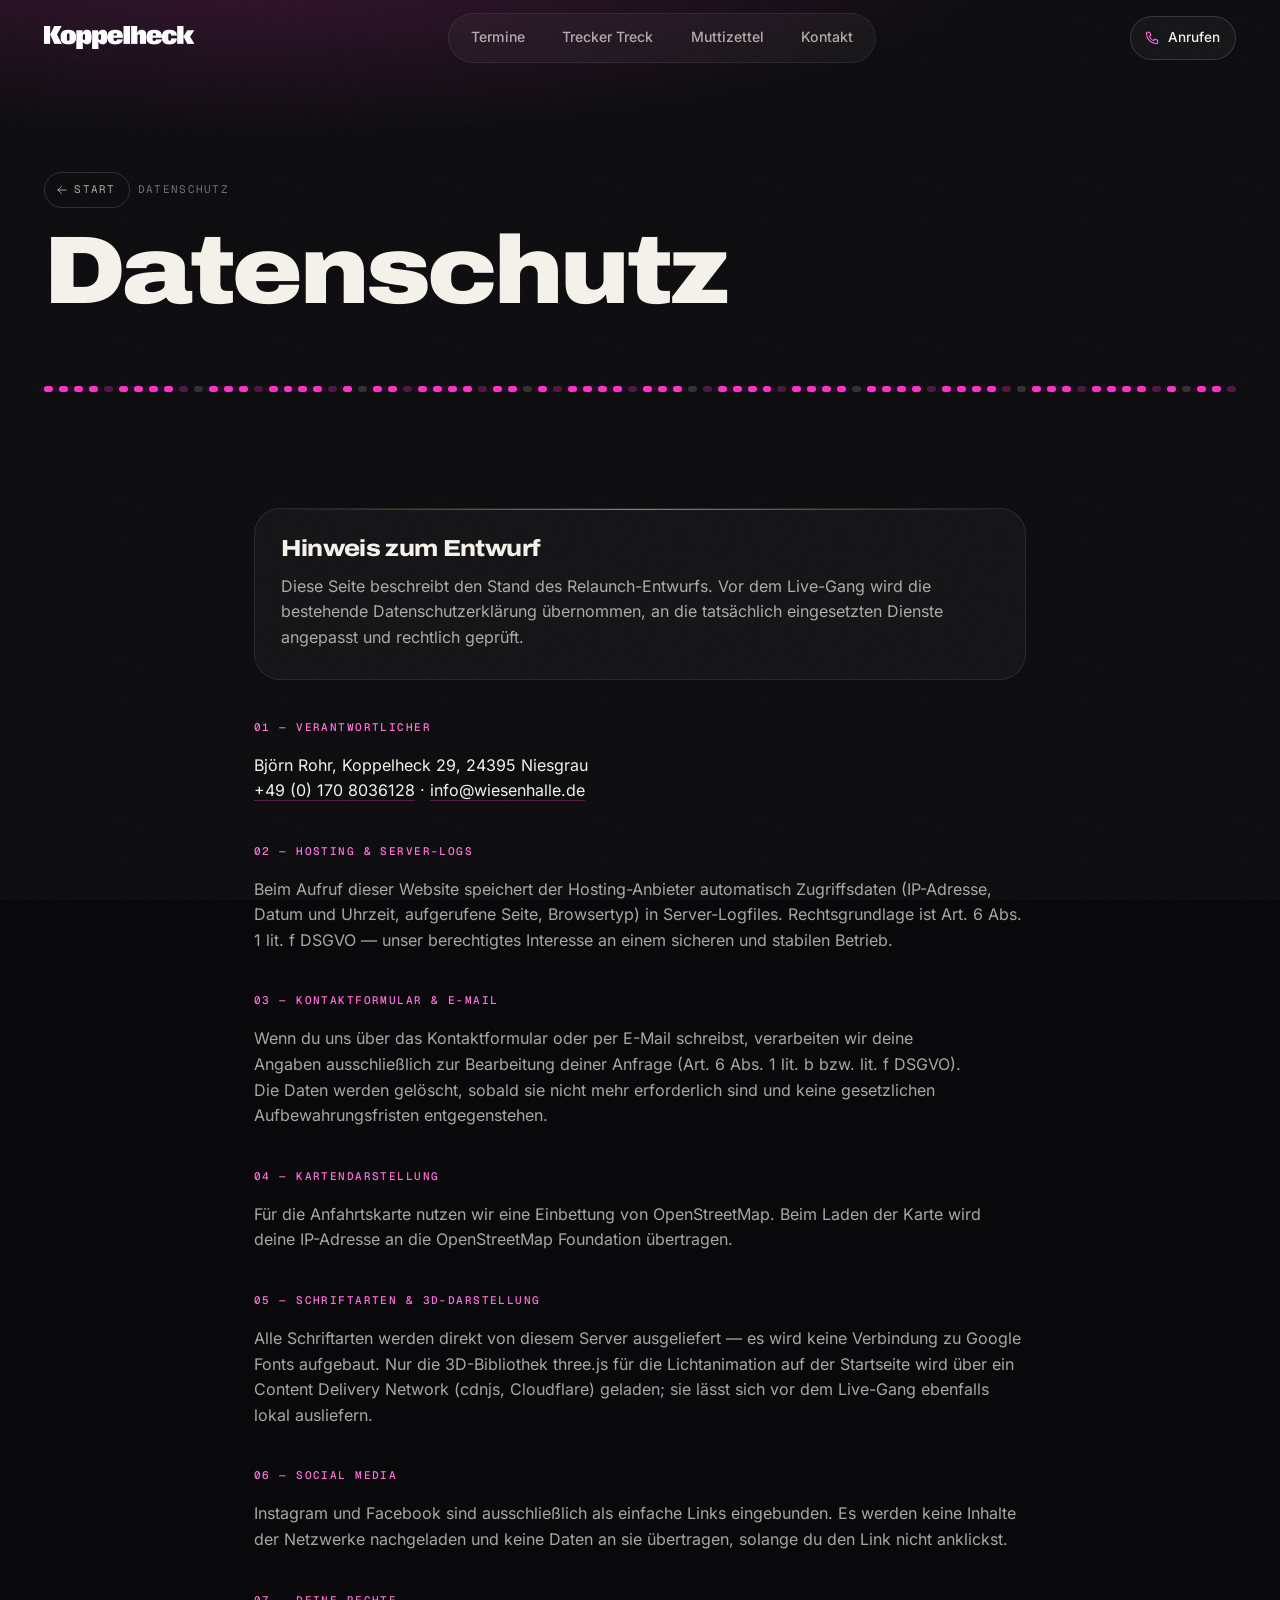
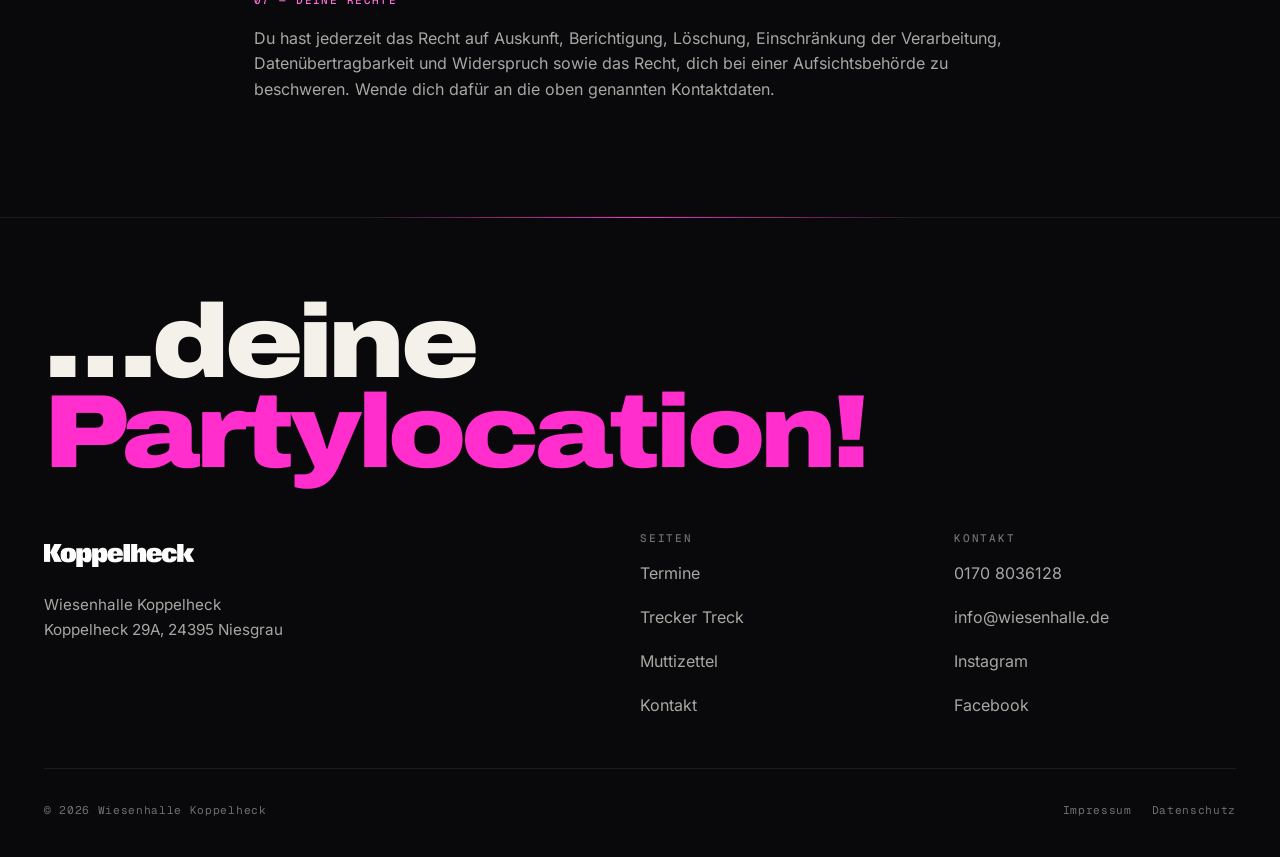
<file: datenschutz.html>
<!DOCTYPE html>
<html lang="de" class="no-js">
<head>
<meta charset="utf-8">
<meta name="viewport" content="width=device-width, initial-scale=1, viewport-fit=cover">
<meta name="color-scheme" content="dark">
<title>Datenschutzerklärung — Wiesenhalle Koppelheck</title>
<meta name="description" content="Datenschutzerklärung der Wiesenhalle Koppelheck.">
<meta name="theme-color" content="#09090B">
<meta property="og:type" content="website">
<meta property="og:title" content="Datenschutzerklärung — Wiesenhalle Koppelheck">
<meta property="og:description" content="Datenschutzerklärung der Wiesenhalle Koppelheck.">
<meta property="og:locale" content="de_DE">
<link rel="preload" href="assets/fonts/archivo.woff2" as="font" type="font/woff2" crossorigin>
<link rel="preload" href="assets/fonts/inter.woff2" as="font" type="font/woff2" crossorigin>
<link rel="stylesheet" href="assets/css/style.css">
<link rel="icon" href="data:image/svg+xml,<svg xmlns='http://www.w3.org/2000/svg' viewBox='0 0 100 100'><rect width='100' height='100' rx='24' fill='%2309090B'/><rect x='26' y='26' width='48' height='48' rx='12' fill='%23FF2ECC'/></svg>">
<link rel="apple-touch-icon" href="assets/img/touch-icon.png">
</head>
<body>
<svg width="0" height="0" style="position:absolute" aria-hidden="true" focusable="false">
  <symbol id="i-cal" viewBox="0 0 24 24"><rect x="3.5" y="5" width="17" height="15.5" rx="3"/><path d="M3.5 10h17M8 3v4M16 3v4"/></symbol>
  <symbol id="i-tractor" viewBox="0 0 24 24"><circle cx="7.5" cy="15.5" r="4.5"/><circle cx="7.5" cy="15.5" r="1.4"/><circle cx="18.5" cy="17.5" r="2.5"/><path d="M4 11.2V4.5h6.2L12 11"/><path d="M12 11h6.5a1.5 1.5 0 0 1 1.5 1.5v2.8M12 15.5h4"/></symbol>
  <symbol id="i-doc" viewBox="0 0 24 24"><path d="M14 3H7a2 2 0 0 0-2 2v14a2 2 0 0 0 2 2h10a2 2 0 0 0 2-2V8z"/><path d="M14 3v5h5M9 13h6M9 17h4"/></symbol>
  <symbol id="i-chat" viewBox="0 0 24 24"><path d="M20.5 11.5a8.5 8.5 0 0 1-12.3 7.6L3.5 20.5l1.4-4.4a8.5 8.5 0 1 1 15.6-4.6z"/></symbol>
  <symbol id="i-phone" viewBox="0 0 24 24"><path d="M5.2 3.5h3.3l1.9 4.6-2.4 1.5a11.5 11.5 0 0 0 6.4 6.4l1.5-2.4 4.6 1.9v3.3a1.7 1.7 0 0 1-1.8 1.7C10.4 20 4 13.6 3.5 5.3a1.7 1.7 0 0 1 1.7-1.8z"/></symbol>
  <symbol id="i-pin" viewBox="0 0 24 24"><path d="M12 21s7-6.2 7-11.5a7 7 0 1 0-14 0C5 14.8 12 21 12 21z"/><circle cx="12" cy="9.5" r="2.5"/></symbol>
  <symbol id="i-check" viewBox="0 0 24 24"><rect x="5" y="4.5" width="14" height="16.5" rx="2.5"/><path d="M9 3h6v3H9z"/><path d="m9 13.5 2 2 4-4.5"/></symbol>
  <symbol id="i-id" viewBox="0 0 24 24"><rect x="3" y="5" width="18" height="14" rx="2.5"/><circle cx="9" cy="11" r="2"/><path d="M5.8 16c.6-1.5 1.7-2.2 3.2-2.2s2.6.7 3.2 2.2M15 10h3M15 13h3"/></symbol>
  <symbol id="i-shield" viewBox="0 0 24 24"><path d="M12 3 5 6v5c0 4.5 3 8.3 7 10 4-1.7 7-5.5 7-10V6z"/><path d="m9 12 2 2 4-4"/></symbol>
  <symbol id="i-mail" viewBox="0 0 24 24"><rect x="3" y="5" width="18" height="14" rx="2.5"/><path d="m4 7 8 6 8-6"/></symbol>
  <symbol id="i-info" viewBox="0 0 24 24"><circle cx="12" cy="12" r="9"/><path d="M12 11v5M12 8h.01"/></symbol>
  <symbol id="i-right" viewBox="0 0 24 24"><path d="M5 12h14M13 6l6 6-6 6"/></symbol>
  <symbol id="i-left" viewBox="0 0 24 24"><path d="M19 12H5M11 6l-6 6 6 6"/></symbol>
  <symbol id="i-down" viewBox="0 0 24 24"><path d="M12 5v14M6 13l6 6 6-6"/></symbol>
  <symbol id="i-out" viewBox="0 0 24 24"><path d="M7 17 17 7M8 7h9v9"/></symbol>
</svg>
<a class="skip" href="#main">Zum Inhalt</a>
<div class="prog" aria-hidden="true"></div>

<header class="nav">
  <div class="nav__in">
    <a class="brand" href="index.html" aria-label="Wiesenhalle Koppelheck — Startseite">
      <img src="assets/img/logo.png" width="298" height="46" alt="Koppelheck">
    </a>
    <nav class="menu" aria-label="Hauptnavigation">
      <a href="index.html#termine">Termine</a>
      <a href="trecker-treck.html">Trecker Treck</a>
      <a href="muttizettel.html">Muttizettel</a>
      <a href="kontakt.html">Kontakt</a>
    </nav>
    <a class="nav__call" href="tel:+491708036128" aria-label="Anrufen: 0170 8036128"><svg class="ico" aria-hidden="true"><use href="#i-phone"/></svg><span>Anrufen</span></a>
  </div>
</header>

<main id="main">


<section class="phead">
  <div class="wrap">
    <p class="crumb"><a class="crumb__a" href="index.html"><svg class="ico" aria-hidden="true"><use href="#i-left"/></svg>Start</a><span aria-hidden="true">/</span><span>Datenschutz</span></p>
    <h1 class="d1">Daten&shy;schutz</h1>
  </div>
</section>

<div class="ledbar" data-leds aria-hidden="true"></div>

<section class="sec">
  <div class="wrap wrap--tight stack" style="gap:2.5rem">

    <div class="col col--acc">
      <h3>Hinweis zum Entwurf</h3>
      <p class="dim">Diese Seite beschreibt den Stand des Relaunch-Entwurfs. Vor dem Live-Gang
      wird die bestehende Datenschutzerklärung übernommen, an die tatsächlich eingesetzten
      Dienste angepasst und rechtlich geprüft.</p>
    </div>

    <div class="stack">
      <p class="lbl">01 — Verantwortlicher</p>
      <p>Björn Rohr, Koppelheck 29, 24395 Niesgrau<br>
      <a href="tel:+491708036128">+49 (0) 170 8036128</a> ·
      <a href="mailto:info@wiesenhalle.de">info@wiesenhalle.de</a></p>
    </div>

    <div class="stack">
      <p class="lbl">02 — Hosting &amp; Server-Logs</p>
      <p class="dim">Beim Aufruf dieser Website speichert der Hosting-Anbieter automatisch
      Zugriffsdaten (IP-Adresse, Datum und Uhrzeit, aufgerufene Seite, Browsertyp) in
      Server-Logfiles. Rechtsgrundlage ist Art. 6 Abs. 1 lit. f DSGVO — unser berechtigtes
      Interesse an einem sicheren und stabilen Betrieb.</p>
    </div>

    <div class="stack">
      <p class="lbl">03 — Kontaktformular &amp; E-Mail</p>
      <p class="dim">Wenn du uns über das Kontaktformular oder per E-Mail schreibst, verarbeiten
      wir deine Angaben ausschließlich zur Bearbeitung deiner Anfrage (Art. 6 Abs. 1 lit. b bzw.
      lit. f DSGVO). Die Daten werden gelöscht, sobald sie nicht mehr erforderlich sind und keine
      gesetzlichen Aufbewahrungsfristen entgegenstehen.</p>
    </div>

    <div class="stack">
      <p class="lbl">04 — Kartendarstellung</p>
      <p class="dim">Für die Anfahrtskarte nutzen wir eine Einbettung von OpenStreetMap. Beim
      Laden der Karte wird deine IP-Adresse an die OpenStreetMap Foundation übertragen.</p>
    </div>

    <div class="stack">
      <p class="lbl">05 — Schriftarten &amp; 3D-Darstellung</p>
      <p class="dim">Alle Schriftarten werden direkt von diesem Server ausgeliefert — es wird
      keine Verbindung zu Google Fonts aufgebaut. Nur die 3D-Bibliothek three.js für die
      Lichtanimation auf der Startseite wird über ein Content Delivery Network (cdnjs, Cloudflare)
      geladen; sie lässt sich vor dem Live-Gang ebenfalls lokal ausliefern.</p>
    </div>

    <div class="stack">
      <p class="lbl">06 — Social Media</p>
      <p class="dim">Instagram und Facebook sind ausschließlich als einfache Links eingebunden.
      Es werden keine Inhalte der Netzwerke nachgeladen und keine Daten an sie übertragen,
      solange du den Link nicht anklickst.</p>
    </div>

    <div class="stack">
      <p class="lbl">07 — Deine Rechte</p>
      <p class="dim">Du hast jederzeit das Recht auf Auskunft, Berichtigung, Löschung,
      Einschränkung der Verarbeitung, Datenübertragbarkeit und Widerspruch sowie das Recht, dich
      bei einer Aufsichtsbehörde zu beschweren. Wende dich dafür an die oben genannten Kontaktdaten.</p>
    </div>

  </div>
</section>
</main>

<footer class="foot">
  <div class="wrap">
    <p class="foot__claim" aria-hidden="true">…deine<br><span>Partylocation!</span></p>
    <div class="foot__g">
      <div>
        <a class="brand brand--foot" href="index.html" aria-label="Startseite">
          <img src="assets/img/logo.png" width="298" height="46" alt="Koppelheck" loading="lazy">
        </a>
        <p class="foot__addr">Wiesenhalle Koppelheck<br>Koppelheck 29A, 24395 Niesgrau</p>
      </div>
      <div>
        <h4>Seiten</h4>
        <ul>
          <li><a href="index.html#termine">Termine</a></li>
          <li><a href="trecker-treck.html">Trecker Treck</a></li>
          <li><a href="muttizettel.html">Muttizettel</a></li>
          <li><a href="kontakt.html">Kontakt</a></li>
        </ul>
      </div>
      <div>
        <h4>Kontakt</h4>
        <ul>
          <li><a href="tel:+491708036128">0170 8036128</a></li>
          <li><a href="mailto:info@wiesenhalle.de">info@wiesenhalle.de</a></li>
          <li><a href="https://www.instagram.com/" target="_blank" rel="noopener">Instagram</a></li>
          <li><a href="https://www.facebook.com/" target="_blank" rel="noopener">Facebook</a></li>
        </ul>
      </div>
    </div>
    <div class="foot__b">
      <span>© <span data-year>2026</span> Wiesenhalle Koppelheck</span>
      <nav aria-label="Rechtliches"><a href="impressum.html">Impressum</a><a href="datenschutz.html">Datenschutz</a></nav>
    </div>
  </div>
</footer>

<nav class="dock" aria-label="Schnellnavigation">
  <a href="index.html#termine"><svg class="ico" aria-hidden="true"><use href="#i-cal"/></svg><span>Termine</span></a>
  <a href="trecker-treck.html"><svg class="ico" aria-hidden="true"><use href="#i-tractor"/></svg><span>Treck</span></a>
  <a href="muttizettel.html"><svg class="ico" aria-hidden="true"><use href="#i-doc"/></svg><span>Muttizettel</span></a>
  <a href="kontakt.html"><svg class="ico" aria-hidden="true"><use href="#i-chat"/></svg><span>Kontakt</span></a>
</nav>

<script src="assets/js/main.js" defer></script>
</body>
</html>
</file>
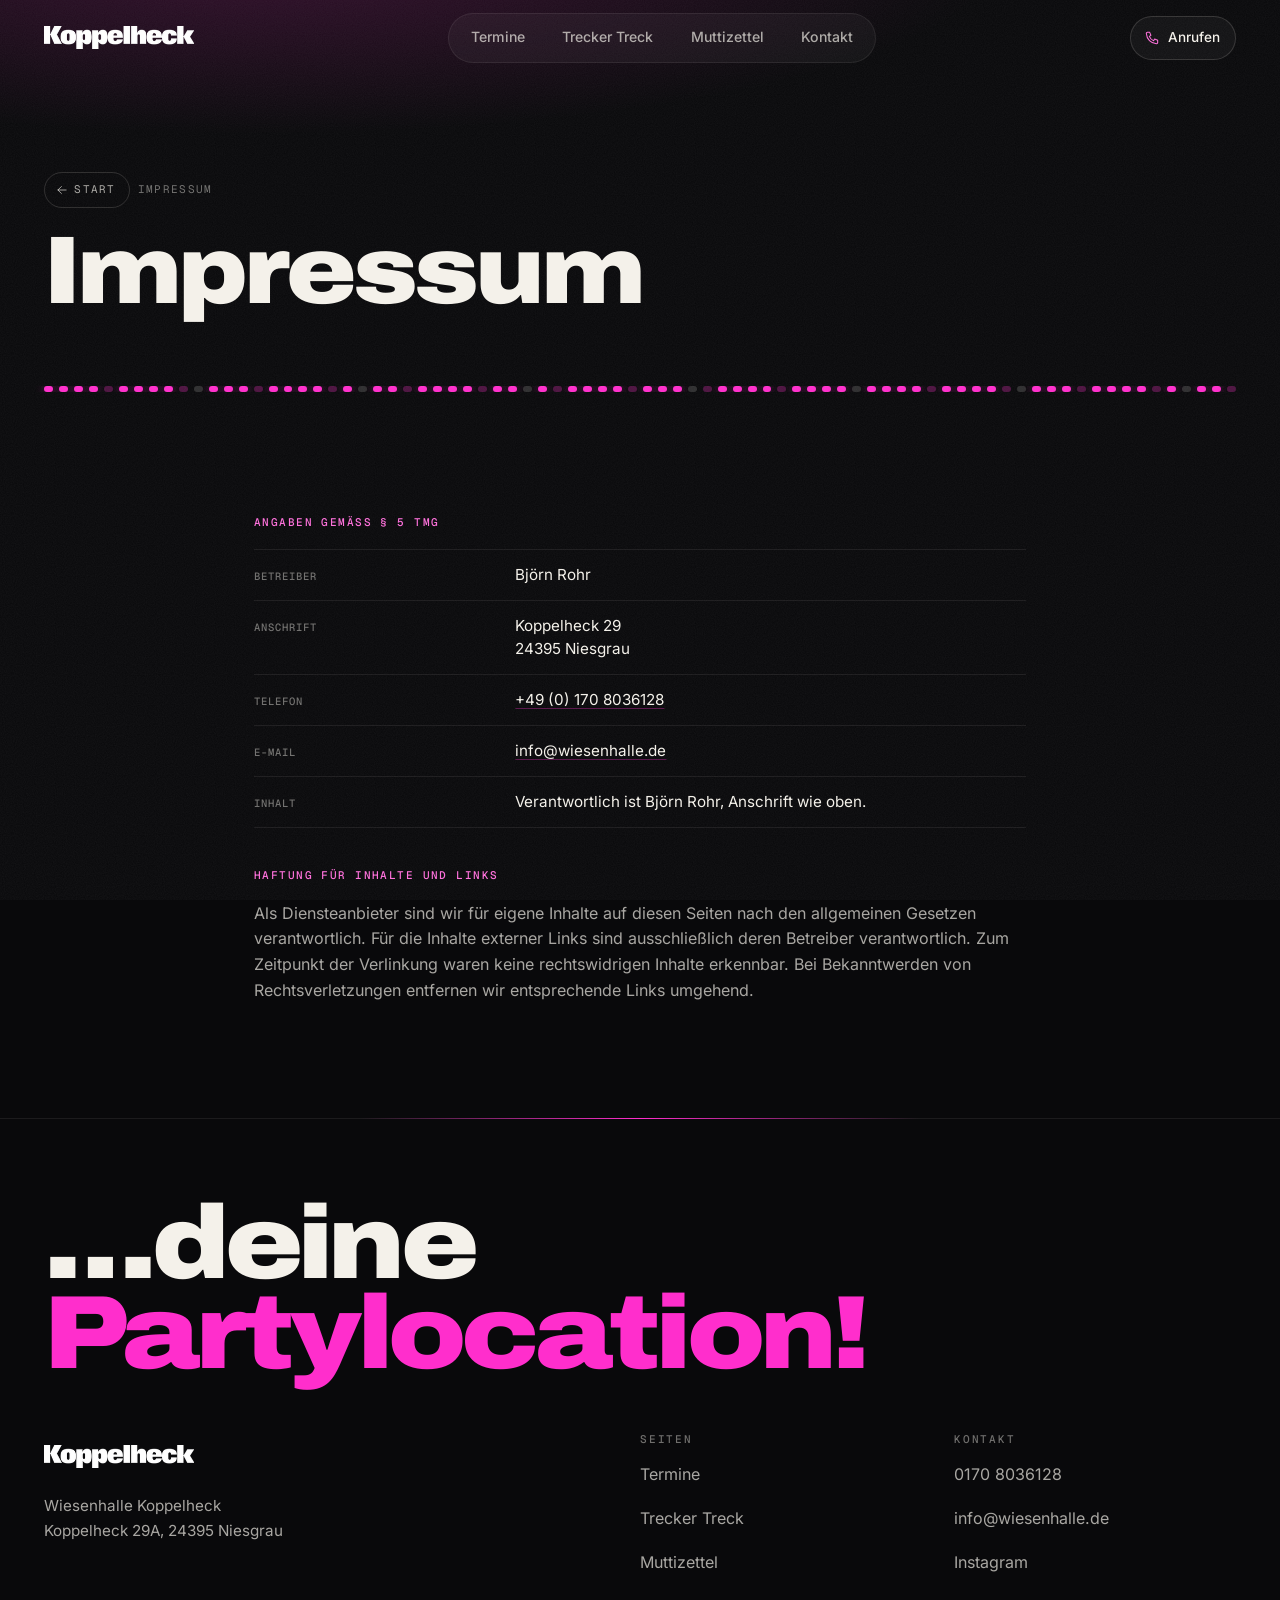
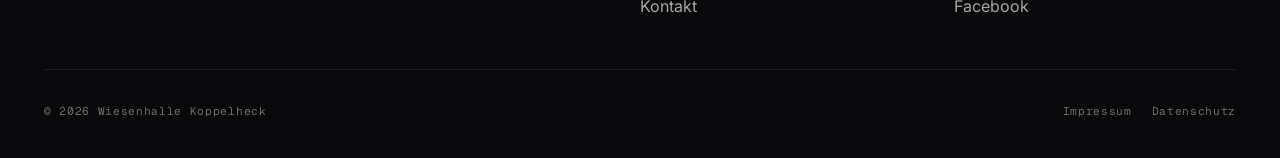
<file: impressum.html>
<!DOCTYPE html>
<html lang="de" class="no-js">
<head>
<meta charset="utf-8">
<meta name="viewport" content="width=device-width, initial-scale=1, viewport-fit=cover">
<meta name="color-scheme" content="dark">
<title>Impressum — Wiesenhalle Koppelheck</title>
<meta name="description" content="Impressum der Wiesenhalle Koppelheck, Niesgrau.">
<meta name="theme-color" content="#09090B">
<meta property="og:type" content="website">
<meta property="og:title" content="Impressum — Wiesenhalle Koppelheck">
<meta property="og:description" content="Impressum der Wiesenhalle Koppelheck, Niesgrau.">
<meta property="og:locale" content="de_DE">
<link rel="preload" href="assets/fonts/archivo.woff2" as="font" type="font/woff2" crossorigin>
<link rel="preload" href="assets/fonts/inter.woff2" as="font" type="font/woff2" crossorigin>
<link rel="stylesheet" href="assets/css/style.css">
<link rel="icon" href="data:image/svg+xml,<svg xmlns='http://www.w3.org/2000/svg' viewBox='0 0 100 100'><rect width='100' height='100' rx='24' fill='%2309090B'/><rect x='26' y='26' width='48' height='48' rx='12' fill='%23FF2ECC'/></svg>">
<link rel="apple-touch-icon" href="assets/img/touch-icon.png">
</head>
<body>
<svg width="0" height="0" style="position:absolute" aria-hidden="true" focusable="false">
  <symbol id="i-cal" viewBox="0 0 24 24"><rect x="3.5" y="5" width="17" height="15.5" rx="3"/><path d="M3.5 10h17M8 3v4M16 3v4"/></symbol>
  <symbol id="i-tractor" viewBox="0 0 24 24"><circle cx="7.5" cy="15.5" r="4.5"/><circle cx="7.5" cy="15.5" r="1.4"/><circle cx="18.5" cy="17.5" r="2.5"/><path d="M4 11.2V4.5h6.2L12 11"/><path d="M12 11h6.5a1.5 1.5 0 0 1 1.5 1.5v2.8M12 15.5h4"/></symbol>
  <symbol id="i-doc" viewBox="0 0 24 24"><path d="M14 3H7a2 2 0 0 0-2 2v14a2 2 0 0 0 2 2h10a2 2 0 0 0 2-2V8z"/><path d="M14 3v5h5M9 13h6M9 17h4"/></symbol>
  <symbol id="i-chat" viewBox="0 0 24 24"><path d="M20.5 11.5a8.5 8.5 0 0 1-12.3 7.6L3.5 20.5l1.4-4.4a8.5 8.5 0 1 1 15.6-4.6z"/></symbol>
  <symbol id="i-phone" viewBox="0 0 24 24"><path d="M5.2 3.5h3.3l1.9 4.6-2.4 1.5a11.5 11.5 0 0 0 6.4 6.4l1.5-2.4 4.6 1.9v3.3a1.7 1.7 0 0 1-1.8 1.7C10.4 20 4 13.6 3.5 5.3a1.7 1.7 0 0 1 1.7-1.8z"/></symbol>
  <symbol id="i-pin" viewBox="0 0 24 24"><path d="M12 21s7-6.2 7-11.5a7 7 0 1 0-14 0C5 14.8 12 21 12 21z"/><circle cx="12" cy="9.5" r="2.5"/></symbol>
  <symbol id="i-check" viewBox="0 0 24 24"><rect x="5" y="4.5" width="14" height="16.5" rx="2.5"/><path d="M9 3h6v3H9z"/><path d="m9 13.5 2 2 4-4.5"/></symbol>
  <symbol id="i-id" viewBox="0 0 24 24"><rect x="3" y="5" width="18" height="14" rx="2.5"/><circle cx="9" cy="11" r="2"/><path d="M5.8 16c.6-1.5 1.7-2.2 3.2-2.2s2.6.7 3.2 2.2M15 10h3M15 13h3"/></symbol>
  <symbol id="i-shield" viewBox="0 0 24 24"><path d="M12 3 5 6v5c0 4.5 3 8.3 7 10 4-1.7 7-5.5 7-10V6z"/><path d="m9 12 2 2 4-4"/></symbol>
  <symbol id="i-mail" viewBox="0 0 24 24"><rect x="3" y="5" width="18" height="14" rx="2.5"/><path d="m4 7 8 6 8-6"/></symbol>
  <symbol id="i-info" viewBox="0 0 24 24"><circle cx="12" cy="12" r="9"/><path d="M12 11v5M12 8h.01"/></symbol>
  <symbol id="i-right" viewBox="0 0 24 24"><path d="M5 12h14M13 6l6 6-6 6"/></symbol>
  <symbol id="i-left" viewBox="0 0 24 24"><path d="M19 12H5M11 6l-6 6 6 6"/></symbol>
  <symbol id="i-down" viewBox="0 0 24 24"><path d="M12 5v14M6 13l6 6 6-6"/></symbol>
  <symbol id="i-out" viewBox="0 0 24 24"><path d="M7 17 17 7M8 7h9v9"/></symbol>
</svg>
<a class="skip" href="#main">Zum Inhalt</a>
<div class="prog" aria-hidden="true"></div>

<header class="nav">
  <div class="nav__in">
    <a class="brand" href="index.html" aria-label="Wiesenhalle Koppelheck — Startseite">
      <img src="assets/img/logo.png" width="298" height="46" alt="Koppelheck">
    </a>
    <nav class="menu" aria-label="Hauptnavigation">
      <a href="index.html#termine">Termine</a>
      <a href="trecker-treck.html">Trecker Treck</a>
      <a href="muttizettel.html">Muttizettel</a>
      <a href="kontakt.html">Kontakt</a>
    </nav>
    <a class="nav__call" href="tel:+491708036128" aria-label="Anrufen: 0170 8036128"><svg class="ico" aria-hidden="true"><use href="#i-phone"/></svg><span>Anrufen</span></a>
  </div>
</header>

<main id="main">


<section class="phead">
  <div class="wrap">
    <p class="crumb"><a class="crumb__a" href="index.html"><svg class="ico" aria-hidden="true"><use href="#i-left"/></svg>Start</a><span aria-hidden="true">/</span><span>Impressum</span></p>
    <h1 class="d1">Impressum</h1>
  </div>
</section>

<div class="ledbar" data-leds aria-hidden="true"></div>

<section class="sec">
  <div class="wrap wrap--tight stack" style="gap:2.5rem">
    <div>
      <p class="lbl">Angaben gemäß § 5 TMG</p>
      <dl class="spec" style="margin-top:1rem">
        <div><dt>Betreiber</dt><dd>Björn Rohr</dd></div>
        <div><dt>Anschrift</dt><dd>Koppelheck 29<br>24395 Niesgrau</dd></div>
        <div><dt>Telefon</dt><dd><a href="tel:+491708036128">+49 (0) 170 8036128</a></dd></div>
        <div><dt>E-Mail</dt><dd><a href="mailto:info@wiesenhalle.de">info@wiesenhalle.de</a></dd></div>
        <div><dt>Inhalt</dt><dd>Verantwortlich ist Björn Rohr, Anschrift wie oben.</dd></div>
      </dl>
    </div>

    <div class="stack">
      <p class="lbl">Haftung für Inhalte und Links</p>
      <p class="dim">Als Diensteanbieter sind wir für eigene Inhalte auf diesen Seiten nach den
      allgemeinen Gesetzen verantwortlich. Für die Inhalte externer Links sind ausschließlich
      deren Betreiber verantwortlich. Zum Zeitpunkt der Verlinkung waren keine rechtswidrigen
      Inhalte erkennbar. Bei Bekanntwerden von Rechtsverletzungen entfernen wir entsprechende
      Links umgehend.</p>
    </div>
  </div>
</section>
</main>

<footer class="foot">
  <div class="wrap">
    <p class="foot__claim" aria-hidden="true">…deine<br><span>Partylocation!</span></p>
    <div class="foot__g">
      <div>
        <a class="brand brand--foot" href="index.html" aria-label="Startseite">
          <img src="assets/img/logo.png" width="298" height="46" alt="Koppelheck" loading="lazy">
        </a>
        <p class="foot__addr">Wiesenhalle Koppelheck<br>Koppelheck 29A, 24395 Niesgrau</p>
      </div>
      <div>
        <h4>Seiten</h4>
        <ul>
          <li><a href="index.html#termine">Termine</a></li>
          <li><a href="trecker-treck.html">Trecker Treck</a></li>
          <li><a href="muttizettel.html">Muttizettel</a></li>
          <li><a href="kontakt.html">Kontakt</a></li>
        </ul>
      </div>
      <div>
        <h4>Kontakt</h4>
        <ul>
          <li><a href="tel:+491708036128">0170 8036128</a></li>
          <li><a href="mailto:info@wiesenhalle.de">info@wiesenhalle.de</a></li>
          <li><a href="https://www.instagram.com/" target="_blank" rel="noopener">Instagram</a></li>
          <li><a href="https://www.facebook.com/" target="_blank" rel="noopener">Facebook</a></li>
        </ul>
      </div>
    </div>
    <div class="foot__b">
      <span>© <span data-year>2026</span> Wiesenhalle Koppelheck</span>
      <nav aria-label="Rechtliches"><a href="impressum.html">Impressum</a><a href="datenschutz.html">Datenschutz</a></nav>
    </div>
  </div>
</footer>

<nav class="dock" aria-label="Schnellnavigation">
  <a href="index.html#termine"><svg class="ico" aria-hidden="true"><use href="#i-cal"/></svg><span>Termine</span></a>
  <a href="trecker-treck.html"><svg class="ico" aria-hidden="true"><use href="#i-tractor"/></svg><span>Treck</span></a>
  <a href="muttizettel.html"><svg class="ico" aria-hidden="true"><use href="#i-doc"/></svg><span>Muttizettel</span></a>
  <a href="kontakt.html"><svg class="ico" aria-hidden="true"><use href="#i-chat"/></svg><span>Kontakt</span></a>
</nav>

<script src="assets/js/main.js" defer></script>
</body>
</html>
</file>
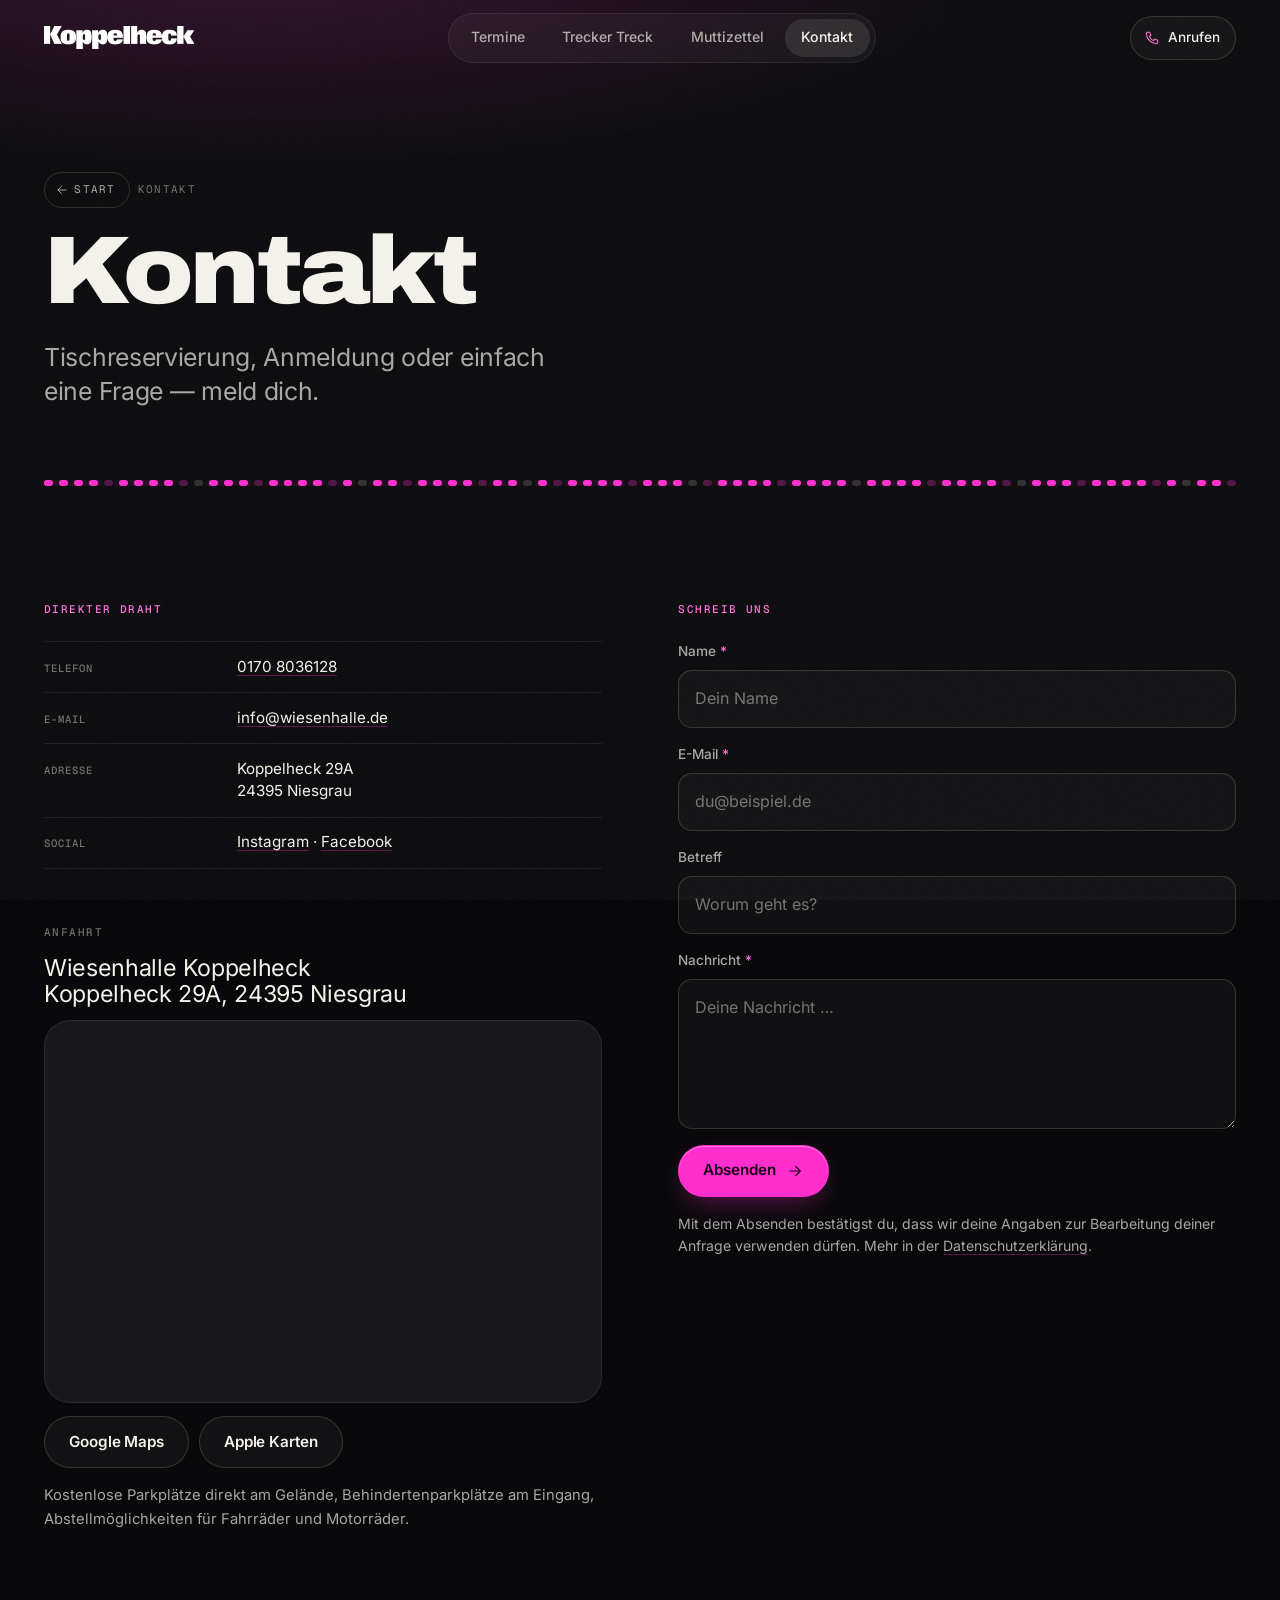
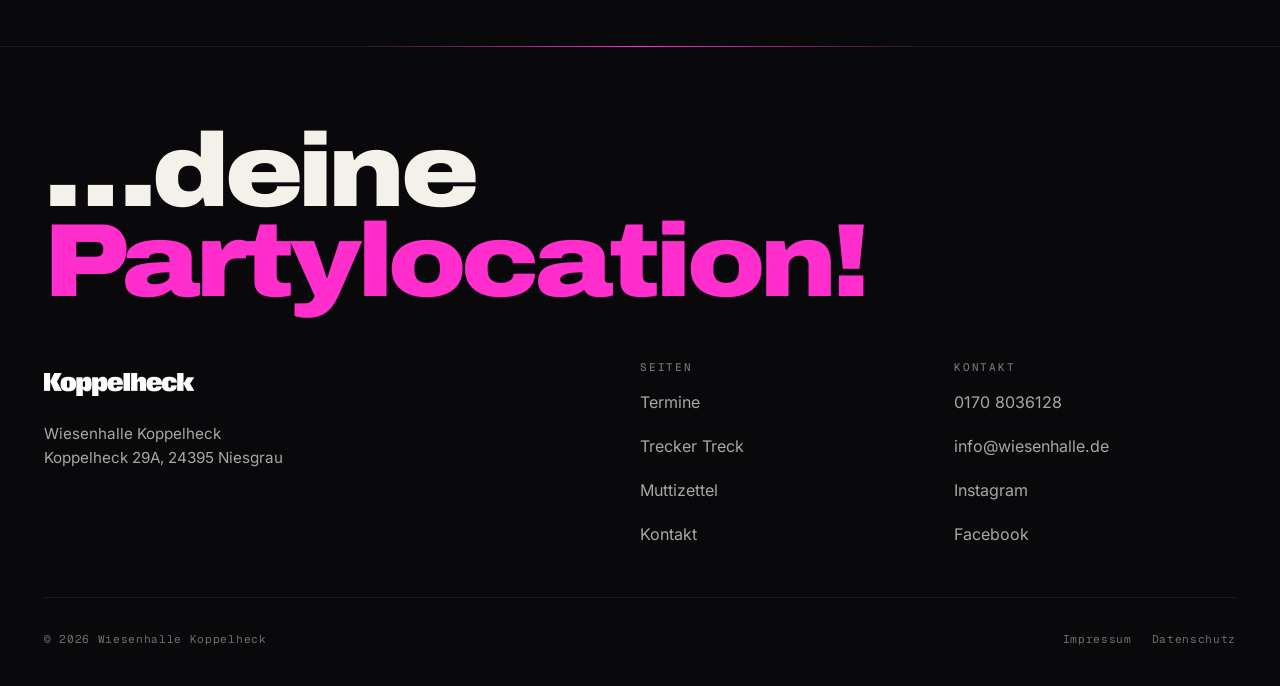
<file: kontakt.html>
<!DOCTYPE html>
<html lang="de" class="no-js">
<head>
<meta charset="utf-8">
<meta name="viewport" content="width=device-width, initial-scale=1, viewport-fit=cover">
<meta name="color-scheme" content="dark">
<title>Kontakt & Anfahrt — Wiesenhalle Koppelheck</title>
<meta name="description" content="Kontakt zur Wiesenhalle Koppelheck in Niesgrau: Telefon 0170 8036128, info@wiesenhalle.de, Adresse und Anfahrt.">
<meta name="theme-color" content="#09090B">
<meta property="og:type" content="website">
<meta property="og:title" content="Kontakt & Anfahrt — Wiesenhalle Koppelheck">
<meta property="og:description" content="Kontakt zur Wiesenhalle Koppelheck in Niesgrau: Telefon 0170 8036128, info@wiesenhalle.de, Adresse und Anfahrt.">
<meta property="og:locale" content="de_DE">
<link rel="preload" href="assets/fonts/archivo.woff2" as="font" type="font/woff2" crossorigin>
<link rel="preload" href="assets/fonts/inter.woff2" as="font" type="font/woff2" crossorigin>
<link rel="stylesheet" href="assets/css/style.css">
<link rel="icon" href="data:image/svg+xml,<svg xmlns='http://www.w3.org/2000/svg' viewBox='0 0 100 100'><rect width='100' height='100' rx='24' fill='%2309090B'/><rect x='26' y='26' width='48' height='48' rx='12' fill='%23FF2ECC'/></svg>">
<link rel="apple-touch-icon" href="assets/img/touch-icon.png">
</head>
<body>
<svg width="0" height="0" style="position:absolute" aria-hidden="true" focusable="false">
  <symbol id="i-cal" viewBox="0 0 24 24"><rect x="3.5" y="5" width="17" height="15.5" rx="3"/><path d="M3.5 10h17M8 3v4M16 3v4"/></symbol>
  <symbol id="i-tractor" viewBox="0 0 24 24"><circle cx="7.5" cy="15.5" r="4.5"/><circle cx="7.5" cy="15.5" r="1.4"/><circle cx="18.5" cy="17.5" r="2.5"/><path d="M4 11.2V4.5h6.2L12 11"/><path d="M12 11h6.5a1.5 1.5 0 0 1 1.5 1.5v2.8M12 15.5h4"/></symbol>
  <symbol id="i-doc" viewBox="0 0 24 24"><path d="M14 3H7a2 2 0 0 0-2 2v14a2 2 0 0 0 2 2h10a2 2 0 0 0 2-2V8z"/><path d="M14 3v5h5M9 13h6M9 17h4"/></symbol>
  <symbol id="i-chat" viewBox="0 0 24 24"><path d="M20.5 11.5a8.5 8.5 0 0 1-12.3 7.6L3.5 20.5l1.4-4.4a8.5 8.5 0 1 1 15.6-4.6z"/></symbol>
  <symbol id="i-phone" viewBox="0 0 24 24"><path d="M5.2 3.5h3.3l1.9 4.6-2.4 1.5a11.5 11.5 0 0 0 6.4 6.4l1.5-2.4 4.6 1.9v3.3a1.7 1.7 0 0 1-1.8 1.7C10.4 20 4 13.6 3.5 5.3a1.7 1.7 0 0 1 1.7-1.8z"/></symbol>
  <symbol id="i-pin" viewBox="0 0 24 24"><path d="M12 21s7-6.2 7-11.5a7 7 0 1 0-14 0C5 14.8 12 21 12 21z"/><circle cx="12" cy="9.5" r="2.5"/></symbol>
  <symbol id="i-check" viewBox="0 0 24 24"><rect x="5" y="4.5" width="14" height="16.5" rx="2.5"/><path d="M9 3h6v3H9z"/><path d="m9 13.5 2 2 4-4.5"/></symbol>
  <symbol id="i-id" viewBox="0 0 24 24"><rect x="3" y="5" width="18" height="14" rx="2.5"/><circle cx="9" cy="11" r="2"/><path d="M5.8 16c.6-1.5 1.7-2.2 3.2-2.2s2.6.7 3.2 2.2M15 10h3M15 13h3"/></symbol>
  <symbol id="i-shield" viewBox="0 0 24 24"><path d="M12 3 5 6v5c0 4.5 3 8.3 7 10 4-1.7 7-5.5 7-10V6z"/><path d="m9 12 2 2 4-4"/></symbol>
  <symbol id="i-mail" viewBox="0 0 24 24"><rect x="3" y="5" width="18" height="14" rx="2.5"/><path d="m4 7 8 6 8-6"/></symbol>
  <symbol id="i-info" viewBox="0 0 24 24"><circle cx="12" cy="12" r="9"/><path d="M12 11v5M12 8h.01"/></symbol>
  <symbol id="i-right" viewBox="0 0 24 24"><path d="M5 12h14M13 6l6 6-6 6"/></symbol>
  <symbol id="i-left" viewBox="0 0 24 24"><path d="M19 12H5M11 6l-6 6 6 6"/></symbol>
  <symbol id="i-down" viewBox="0 0 24 24"><path d="M12 5v14M6 13l6 6 6-6"/></symbol>
  <symbol id="i-out" viewBox="0 0 24 24"><path d="M7 17 17 7M8 7h9v9"/></symbol>
</svg>
<a class="skip" href="#main">Zum Inhalt</a>
<div class="prog" aria-hidden="true"></div>

<header class="nav">
  <div class="nav__in">
    <a class="brand" href="index.html" aria-label="Wiesenhalle Koppelheck — Startseite">
      <img src="assets/img/logo.png" width="298" height="46" alt="Koppelheck">
    </a>
    <nav class="menu" aria-label="Hauptnavigation">
      <a href="index.html#termine">Termine</a>
      <a href="trecker-treck.html">Trecker Treck</a>
      <a href="muttizettel.html">Muttizettel</a>
      <a href="kontakt.html" aria-current="page">Kontakt</a>
    </nav>
    <a class="nav__call" href="tel:+491708036128" aria-label="Anrufen: 0170 8036128"><svg class="ico" aria-hidden="true"><use href="#i-phone"/></svg><span>Anrufen</span></a>
  </div>
</header>

<main id="main">


<section class="phead">
  <div class="wrap">
    <p class="crumb"><a class="crumb__a" href="index.html"><svg class="ico" aria-hidden="true"><use href="#i-left"/></svg>Start</a><span aria-hidden="true">/</span><span>Kontakt</span></p>
    <h1 class="d1">Kontakt</h1>
    <p class="big-copy" style="max-width:32ch;margin-top:1.6rem">
      Tischreservierung, Anmeldung oder einfach eine Frage — meld dich.
    </p>
  </div>
</section>

<div class="ledbar" data-leds aria-hidden="true"></div>

<section class="sec">
  <div class="wrap">
    <div class="split">

      <div class="stack">
        <p class="lbl">Direkter Draht</p>
        <dl class="spec" style="margin-top:.4rem">
          <div><dt>Telefon</dt><dd><a href="tel:+491708036128">0170 8036128</a></dd></div>
          <div><dt>E-Mail</dt><dd><a href="mailto:info@wiesenhalle.de">info@wiesenhalle.de</a></dd></div>
          <div><dt>Adresse</dt><dd>Koppelheck 29A<br>24395 Niesgrau</dd></div>
          <div><dt>Social</dt><dd>
            <a href="https://www.instagram.com/" target="_blank" rel="noopener">Instagram</a> ·
            <a href="https://www.facebook.com/" target="_blank" rel="noopener">Facebook</a>
          </dd></div>
        </dl>

        <div id="anfahrt" style="margin-top:2rem">
          <p class="lbl lbl--dim">Anfahrt</p>
          <p class="d4" style="margin-top:.7rem">Wiesenhalle Koppelheck<br>Koppelheck 29A, 24395 Niesgrau</p>
          <div class="map" style="margin-top:.8rem">
            <iframe
              title="Karte: Wiesenhalle Koppelheck, Niesgrau"
              src="https://www.openstreetmap.org/export/embed.html?bbox=9.83319%2C54.74632%2C9.84409%2C54.75261&amp;layer=mapnik&amp;marker=54.749462%2C9.838642"
              loading="lazy" referrerpolicy="no-referrer-when-downgrade"></iframe>
          </div>
          <div class="btn-row" style="margin-top:.8rem">
            <a class="btn btn--ghost" href="https://www.google.com/maps/search/?api=1&query=54.749462%2C9.838642" target="_blank" rel="noopener">Google Maps</a>
            <a class="btn btn--ghost" href="https://maps.apple.com/?ll=54.749462,9.838642&q=Wiesenhalle+Koppelheck" target="_blank" rel="noopener">Apple Karten</a>
          </div>
          <p class="dim" style="margin-top:1rem;font-size:.92rem">
            Kostenlose Parkplätze direkt am Gelände, Behindertenparkplätze am Eingang,
            Abstellmöglichkeiten für Fahrräder und Motorräder.
          </p>
        </div>
      </div>

      <div class="stack">
        <p class="lbl">Schreib uns</p>
        <form class="form" data-form novalidate style="margin-top:.4rem">
          <div class="f">
            <label for="name">Name <b>*</b></label>
            <input type="text" id="name" name="name" placeholder="Dein Name" autocomplete="name" required>
            <em>Bitte gib deinen Namen an.</em>
          </div>
          <div class="f">
            <label for="email">E-Mail <b>*</b></label>
            <input type="email" id="email" name="email" placeholder="du@beispiel.de" autocomplete="email" required>
            <em>Bitte gib eine gültige E-Mail-Adresse an.</em>
          </div>
          <div class="f">
            <label for="betreff">Betreff</label>
            <input type="text" id="betreff" name="betreff" placeholder="Worum geht es?">
          </div>
          <div class="f">
            <label for="nachricht">Nachricht <b>*</b></label>
            <textarea id="nachricht" name="nachricht" placeholder="Deine Nachricht …" required></textarea>
            <em>Bitte schreib uns kurz, worum es geht.</em>
          </div>
          <button class="btn" type="submit">Absenden <svg class="ico" aria-hidden="true"><use href="#i-right"/></svg></button>
          <p class="f-status" data-status hidden></p>
          <p class="dim" style="font-size:.88rem">
            Mit dem Absenden bestätigst du, dass wir deine Angaben zur Bearbeitung deiner Anfrage
            verwenden dürfen. Mehr in der <a href="datenschutz.html">Datenschutzerklärung</a>.
          </p>
        </form>
      </div>

    </div>
  </div>
</section>
</main>

<footer class="foot">
  <div class="wrap">
    <p class="foot__claim" aria-hidden="true">…deine<br><span>Partylocation!</span></p>
    <div class="foot__g">
      <div>
        <a class="brand brand--foot" href="index.html" aria-label="Startseite">
          <img src="assets/img/logo.png" width="298" height="46" alt="Koppelheck" loading="lazy">
        </a>
        <p class="foot__addr">Wiesenhalle Koppelheck<br>Koppelheck 29A, 24395 Niesgrau</p>
      </div>
      <div>
        <h4>Seiten</h4>
        <ul>
          <li><a href="index.html#termine">Termine</a></li>
          <li><a href="trecker-treck.html">Trecker Treck</a></li>
          <li><a href="muttizettel.html">Muttizettel</a></li>
          <li><a href="kontakt.html">Kontakt</a></li>
        </ul>
      </div>
      <div>
        <h4>Kontakt</h4>
        <ul>
          <li><a href="tel:+491708036128">0170 8036128</a></li>
          <li><a href="mailto:info@wiesenhalle.de">info@wiesenhalle.de</a></li>
          <li><a href="https://www.instagram.com/" target="_blank" rel="noopener">Instagram</a></li>
          <li><a href="https://www.facebook.com/" target="_blank" rel="noopener">Facebook</a></li>
        </ul>
      </div>
    </div>
    <div class="foot__b">
      <span>© <span data-year>2026</span> Wiesenhalle Koppelheck</span>
      <nav aria-label="Rechtliches"><a href="impressum.html">Impressum</a><a href="datenschutz.html">Datenschutz</a></nav>
    </div>
  </div>
</footer>

<nav class="dock" aria-label="Schnellnavigation">
  <a href="index.html#termine"><svg class="ico" aria-hidden="true"><use href="#i-cal"/></svg><span>Termine</span></a>
  <a href="trecker-treck.html"><svg class="ico" aria-hidden="true"><use href="#i-tractor"/></svg><span>Treck</span></a>
  <a href="muttizettel.html"><svg class="ico" aria-hidden="true"><use href="#i-doc"/></svg><span>Muttizettel</span></a>
  <a href="kontakt.html" aria-current="page"><svg class="ico" aria-hidden="true"><use href="#i-chat"/></svg><span>Kontakt</span></a>
</nav>

<script src="assets/js/main.js" defer></script>
</body>
</html>
</file>
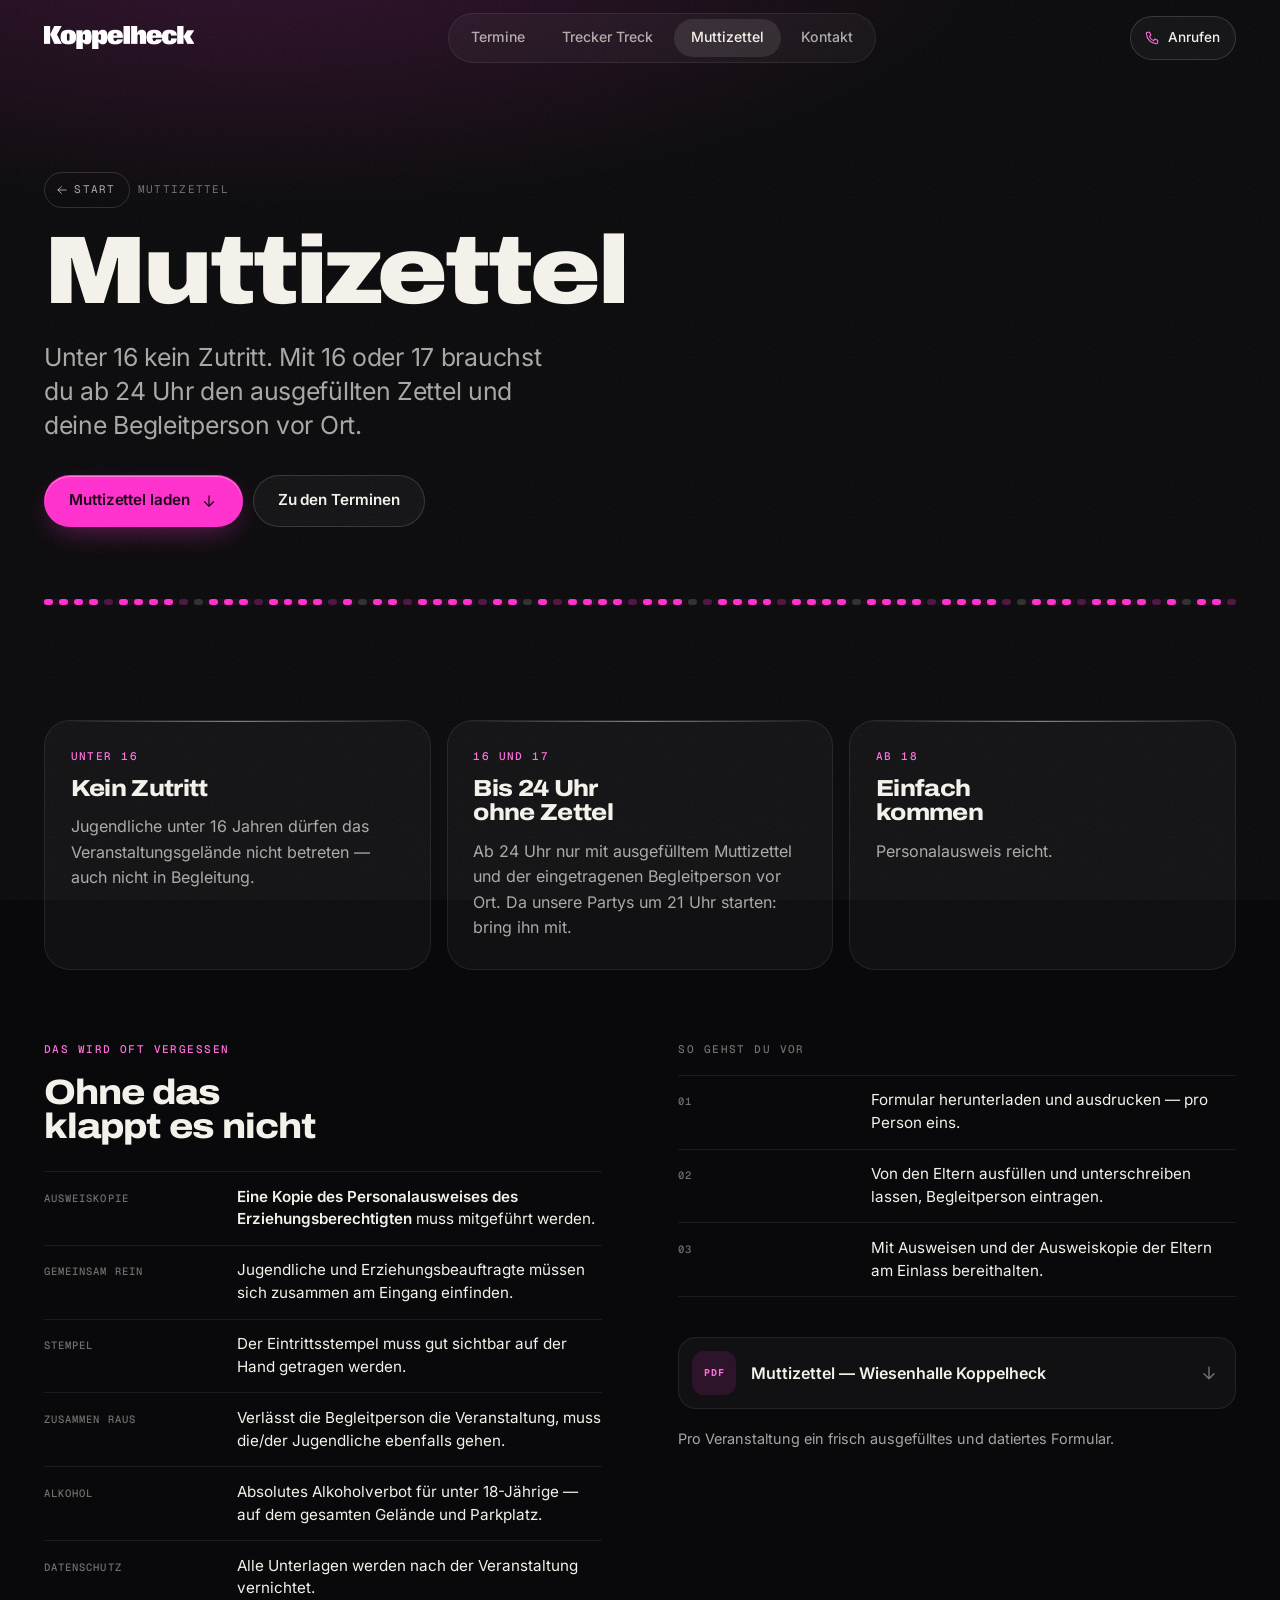
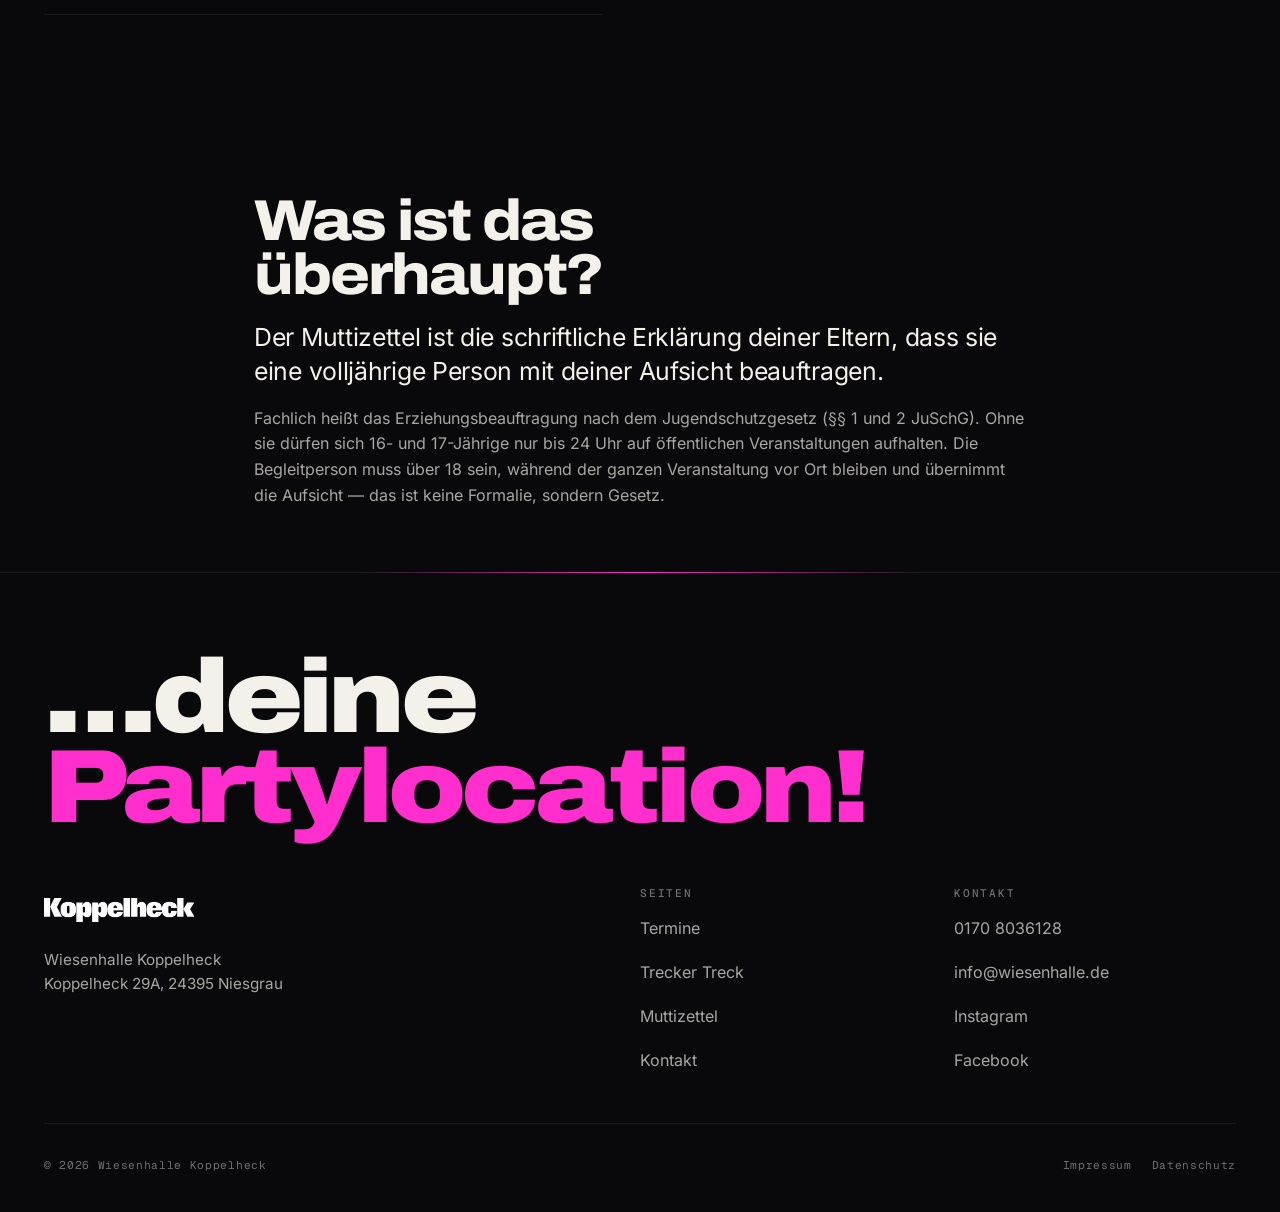
<file: muttizettel.html>
<!DOCTYPE html>
<html lang="de" class="no-js">
<head>
<meta charset="utf-8">
<meta name="viewport" content="width=device-width, initial-scale=1, viewport-fit=cover">
<meta name="color-scheme" content="dark">
<title>Muttizettel — Wiesenhalle Koppelheck</title>
<meta name="description" content="Muttizettel für die Wiesenhalle Koppelheck herunterladen. Regeln zum Einlass für unter 18-Jährige.">
<meta name="theme-color" content="#09090B">
<meta property="og:type" content="website">
<meta property="og:title" content="Muttizettel — Wiesenhalle Koppelheck">
<meta property="og:description" content="Muttizettel für die Wiesenhalle Koppelheck herunterladen. Regeln zum Einlass für unter 18-Jährige.">
<meta property="og:locale" content="de_DE">
<link rel="preload" href="assets/fonts/archivo.woff2" as="font" type="font/woff2" crossorigin>
<link rel="preload" href="assets/fonts/inter.woff2" as="font" type="font/woff2" crossorigin>
<link rel="stylesheet" href="assets/css/style.css">
<link rel="icon" href="data:image/svg+xml,<svg xmlns='http://www.w3.org/2000/svg' viewBox='0 0 100 100'><rect width='100' height='100' rx='24' fill='%2309090B'/><rect x='26' y='26' width='48' height='48' rx='12' fill='%23FF2ECC'/></svg>">
<link rel="apple-touch-icon" href="assets/img/touch-icon.png">
</head>
<body>
<svg width="0" height="0" style="position:absolute" aria-hidden="true" focusable="false">
  <symbol id="i-cal" viewBox="0 0 24 24"><rect x="3.5" y="5" width="17" height="15.5" rx="3"/><path d="M3.5 10h17M8 3v4M16 3v4"/></symbol>
  <symbol id="i-tractor" viewBox="0 0 24 24"><circle cx="7.5" cy="15.5" r="4.5"/><circle cx="7.5" cy="15.5" r="1.4"/><circle cx="18.5" cy="17.5" r="2.5"/><path d="M4 11.2V4.5h6.2L12 11"/><path d="M12 11h6.5a1.5 1.5 0 0 1 1.5 1.5v2.8M12 15.5h4"/></symbol>
  <symbol id="i-doc" viewBox="0 0 24 24"><path d="M14 3H7a2 2 0 0 0-2 2v14a2 2 0 0 0 2 2h10a2 2 0 0 0 2-2V8z"/><path d="M14 3v5h5M9 13h6M9 17h4"/></symbol>
  <symbol id="i-chat" viewBox="0 0 24 24"><path d="M20.5 11.5a8.5 8.5 0 0 1-12.3 7.6L3.5 20.5l1.4-4.4a8.5 8.5 0 1 1 15.6-4.6z"/></symbol>
  <symbol id="i-phone" viewBox="0 0 24 24"><path d="M5.2 3.5h3.3l1.9 4.6-2.4 1.5a11.5 11.5 0 0 0 6.4 6.4l1.5-2.4 4.6 1.9v3.3a1.7 1.7 0 0 1-1.8 1.7C10.4 20 4 13.6 3.5 5.3a1.7 1.7 0 0 1 1.7-1.8z"/></symbol>
  <symbol id="i-pin" viewBox="0 0 24 24"><path d="M12 21s7-6.2 7-11.5a7 7 0 1 0-14 0C5 14.8 12 21 12 21z"/><circle cx="12" cy="9.5" r="2.5"/></symbol>
  <symbol id="i-check" viewBox="0 0 24 24"><rect x="5" y="4.5" width="14" height="16.5" rx="2.5"/><path d="M9 3h6v3H9z"/><path d="m9 13.5 2 2 4-4.5"/></symbol>
  <symbol id="i-id" viewBox="0 0 24 24"><rect x="3" y="5" width="18" height="14" rx="2.5"/><circle cx="9" cy="11" r="2"/><path d="M5.8 16c.6-1.5 1.7-2.2 3.2-2.2s2.6.7 3.2 2.2M15 10h3M15 13h3"/></symbol>
  <symbol id="i-shield" viewBox="0 0 24 24"><path d="M12 3 5 6v5c0 4.5 3 8.3 7 10 4-1.7 7-5.5 7-10V6z"/><path d="m9 12 2 2 4-4"/></symbol>
  <symbol id="i-mail" viewBox="0 0 24 24"><rect x="3" y="5" width="18" height="14" rx="2.5"/><path d="m4 7 8 6 8-6"/></symbol>
  <symbol id="i-info" viewBox="0 0 24 24"><circle cx="12" cy="12" r="9"/><path d="M12 11v5M12 8h.01"/></symbol>
  <symbol id="i-right" viewBox="0 0 24 24"><path d="M5 12h14M13 6l6 6-6 6"/></symbol>
  <symbol id="i-left" viewBox="0 0 24 24"><path d="M19 12H5M11 6l-6 6 6 6"/></symbol>
  <symbol id="i-down" viewBox="0 0 24 24"><path d="M12 5v14M6 13l6 6 6-6"/></symbol>
  <symbol id="i-out" viewBox="0 0 24 24"><path d="M7 17 17 7M8 7h9v9"/></symbol>
</svg>
<a class="skip" href="#main">Zum Inhalt</a>
<div class="prog" aria-hidden="true"></div>

<header class="nav">
  <div class="nav__in">
    <a class="brand" href="index.html" aria-label="Wiesenhalle Koppelheck — Startseite">
      <img src="assets/img/logo.png" width="298" height="46" alt="Koppelheck">
    </a>
    <nav class="menu" aria-label="Hauptnavigation">
      <a href="index.html#termine">Termine</a>
      <a href="trecker-treck.html">Trecker Treck</a>
      <a href="muttizettel.html" aria-current="page">Muttizettel</a>
      <a href="kontakt.html">Kontakt</a>
    </nav>
    <a class="nav__call" href="tel:+491708036128" aria-label="Anrufen: 0170 8036128"><svg class="ico" aria-hidden="true"><use href="#i-phone"/></svg><span>Anrufen</span></a>
  </div>
</header>

<main id="main">


<section class="phead">
  <div class="wrap">
    <p class="crumb"><a class="crumb__a" href="index.html"><svg class="ico" aria-hidden="true"><use href="#i-left"/></svg>Start</a><span aria-hidden="true">/</span><span>Muttizettel</span></p>
    <h1 class="d1">Mutti&shy;zettel</h1>
    <p class="big-copy" style="max-width:32ch;margin-top:1.6rem">
      Unter 16 kein Zutritt. Mit 16 oder 17 brauchst du ab 24 Uhr den ausgefüllten
      Zettel und deine Begleitperson vor Ort.
    </p>
    <div class="btn-row" style="margin-top:2rem">
      <a class="btn" href="assets/pdf/muttizettel.pdf" download>Muttizettel laden <svg class="ico ico--down" aria-hidden="true"><use href="#i-down"/></svg></a>
      <a class="btn btn--ghost" href="index.html#termine">Zu den Terminen</a>
    </div>
  </div>
</section>

<div class="ledbar" data-leds aria-hidden="true"></div>

<section class="sec">
  <div class="wrap">
    <div class="cols">
      <div class="col col--acc">
        <p class="lbl">Unter 16</p>
        <h3>Kein Zutritt</h3>
        <p class="dim">Jugendliche unter 16 Jahren dürfen das Veranstaltungsgelände nicht betreten — auch nicht in Begleitung.</p>
      </div>
      <div class="col col--acc">
        <p class="lbl">16 und 17</p>
        <h3>Bis 24 Uhr<br>ohne Zettel</h3>
        <p class="dim">Ab 24 Uhr nur mit ausgefülltem Muttizettel und der eingetragenen Begleitperson vor Ort. Da unsere Partys um 21 Uhr starten: bring ihn mit.</p>
      </div>
      <div class="col col--acc">
        <p class="lbl">Ab 18</p>
        <h3>Einfach<br>kommen</h3>
        <p class="dim">Personalausweis reicht.</p>
      </div>
    </div>

    <div class="split" style="margin-top:clamp(2.5rem,6vw,4.5rem)">
      <div class="stack">
        <p class="lbl">Das wird oft vergessen</p>
        <h2 class="d3">Ohne das<br>klappt es nicht</h2>
        <dl class="spec" style="margin-top:.6rem">
          <div><dt>Ausweiskopie</dt><dd><strong>Eine Kopie des Personalausweises des Erziehungsberechtigten</strong> muss mitgeführt werden.</dd></div>
          <div><dt>Gemeinsam rein</dt><dd>Jugendliche und Erziehungsbeauftragte müssen sich zusammen am Eingang einfinden.</dd></div>
          <div><dt>Stempel</dt><dd>Der Eintrittsstempel muss gut sichtbar auf der Hand getragen werden.</dd></div>
          <div><dt>Zusammen raus</dt><dd>Verlässt die Begleitperson die Veranstaltung, muss die/der Jugendliche ebenfalls gehen.</dd></div>
          <div><dt>Alkohol</dt><dd>Absolutes Alkoholverbot für unter 18-Jährige — auf dem gesamten Gelände und Parkplatz.</dd></div>
          <div><dt>Datenschutz</dt><dd>Alle Unterlagen werden nach der Veranstaltung vernichtet.</dd></div>
        </dl>
      </div>

      <div class="stack">
        <p class="lbl lbl--dim">So gehst du vor</p>
        <dl class="spec">
          <div><dt>01</dt><dd>Formular herunterladen und ausdrucken — pro Person eins.</dd></div>
          <div><dt>02</dt><dd>Von den Eltern ausfüllen und unterschreiben lassen, Begleitperson eintragen.</dd></div>
          <div><dt>03</dt><dd>Mit Ausweisen und der Ausweiskopie der Eltern am Einlass bereithalten.</dd></div>
        </dl>
        <a class="dl" href="assets/pdf/muttizettel.pdf" download style="margin-top:1.4rem">
          <span class="dl__t">PDF</span><span class="dl__n">Muttizettel — Wiesenhalle Koppelheck</span><svg class="dl__a" aria-hidden="true"><use href="#i-down"/></svg>
        </a>
        <p class="dim" style="font-size:.9rem">Pro Veranstaltung ein frisch ausgefülltes und datiertes Formular.</p>
      </div>
    </div>
  </section>

<section class="sec sec--sm">
  <div class="wrap wrap--tight stack">
    <h2 class="d2">Was ist das<br>überhaupt?</h2>
    <p class="big-copy">Der Muttizettel ist die schriftliche Erklärung deiner Eltern, dass sie eine
    volljährige Person mit deiner Aufsicht beauftragen.</p>
    <p class="dim">Fachlich heißt das Erziehungsbeauftragung nach dem Jugendschutzgesetz (§§ 1 und 2
    JuSchG). Ohne sie dürfen sich 16- und 17-Jährige nur bis 24 Uhr auf öffentlichen Veranstaltungen
    aufhalten. Die Begleitperson muss über 18 sein, während der ganzen Veranstaltung vor Ort bleiben
    und übernimmt die Aufsicht — das ist keine Formalie, sondern Gesetz.</p>
  </div>
</section>
</main>

<footer class="foot">
  <div class="wrap">
    <p class="foot__claim" aria-hidden="true">…deine<br><span>Partylocation!</span></p>
    <div class="foot__g">
      <div>
        <a class="brand brand--foot" href="index.html" aria-label="Startseite">
          <img src="assets/img/logo.png" width="298" height="46" alt="Koppelheck" loading="lazy">
        </a>
        <p class="foot__addr">Wiesenhalle Koppelheck<br>Koppelheck 29A, 24395 Niesgrau</p>
      </div>
      <div>
        <h4>Seiten</h4>
        <ul>
          <li><a href="index.html#termine">Termine</a></li>
          <li><a href="trecker-treck.html">Trecker Treck</a></li>
          <li><a href="muttizettel.html">Muttizettel</a></li>
          <li><a href="kontakt.html">Kontakt</a></li>
        </ul>
      </div>
      <div>
        <h4>Kontakt</h4>
        <ul>
          <li><a href="tel:+491708036128">0170 8036128</a></li>
          <li><a href="mailto:info@wiesenhalle.de">info@wiesenhalle.de</a></li>
          <li><a href="https://www.instagram.com/" target="_blank" rel="noopener">Instagram</a></li>
          <li><a href="https://www.facebook.com/" target="_blank" rel="noopener">Facebook</a></li>
        </ul>
      </div>
    </div>
    <div class="foot__b">
      <span>© <span data-year>2026</span> Wiesenhalle Koppelheck</span>
      <nav aria-label="Rechtliches"><a href="impressum.html">Impressum</a><a href="datenschutz.html">Datenschutz</a></nav>
    </div>
  </div>
</footer>

<nav class="dock" aria-label="Schnellnavigation">
  <a href="index.html#termine"><svg class="ico" aria-hidden="true"><use href="#i-cal"/></svg><span>Termine</span></a>
  <a href="trecker-treck.html"><svg class="ico" aria-hidden="true"><use href="#i-tractor"/></svg><span>Treck</span></a>
  <a href="muttizettel.html" aria-current="page"><svg class="ico" aria-hidden="true"><use href="#i-doc"/></svg><span>Muttizettel</span></a>
  <a href="kontakt.html"><svg class="ico" aria-hidden="true"><use href="#i-chat"/></svg><span>Kontakt</span></a>
</nav>

<script src="assets/js/main.js" defer></script>
</body>
</html>
</file>
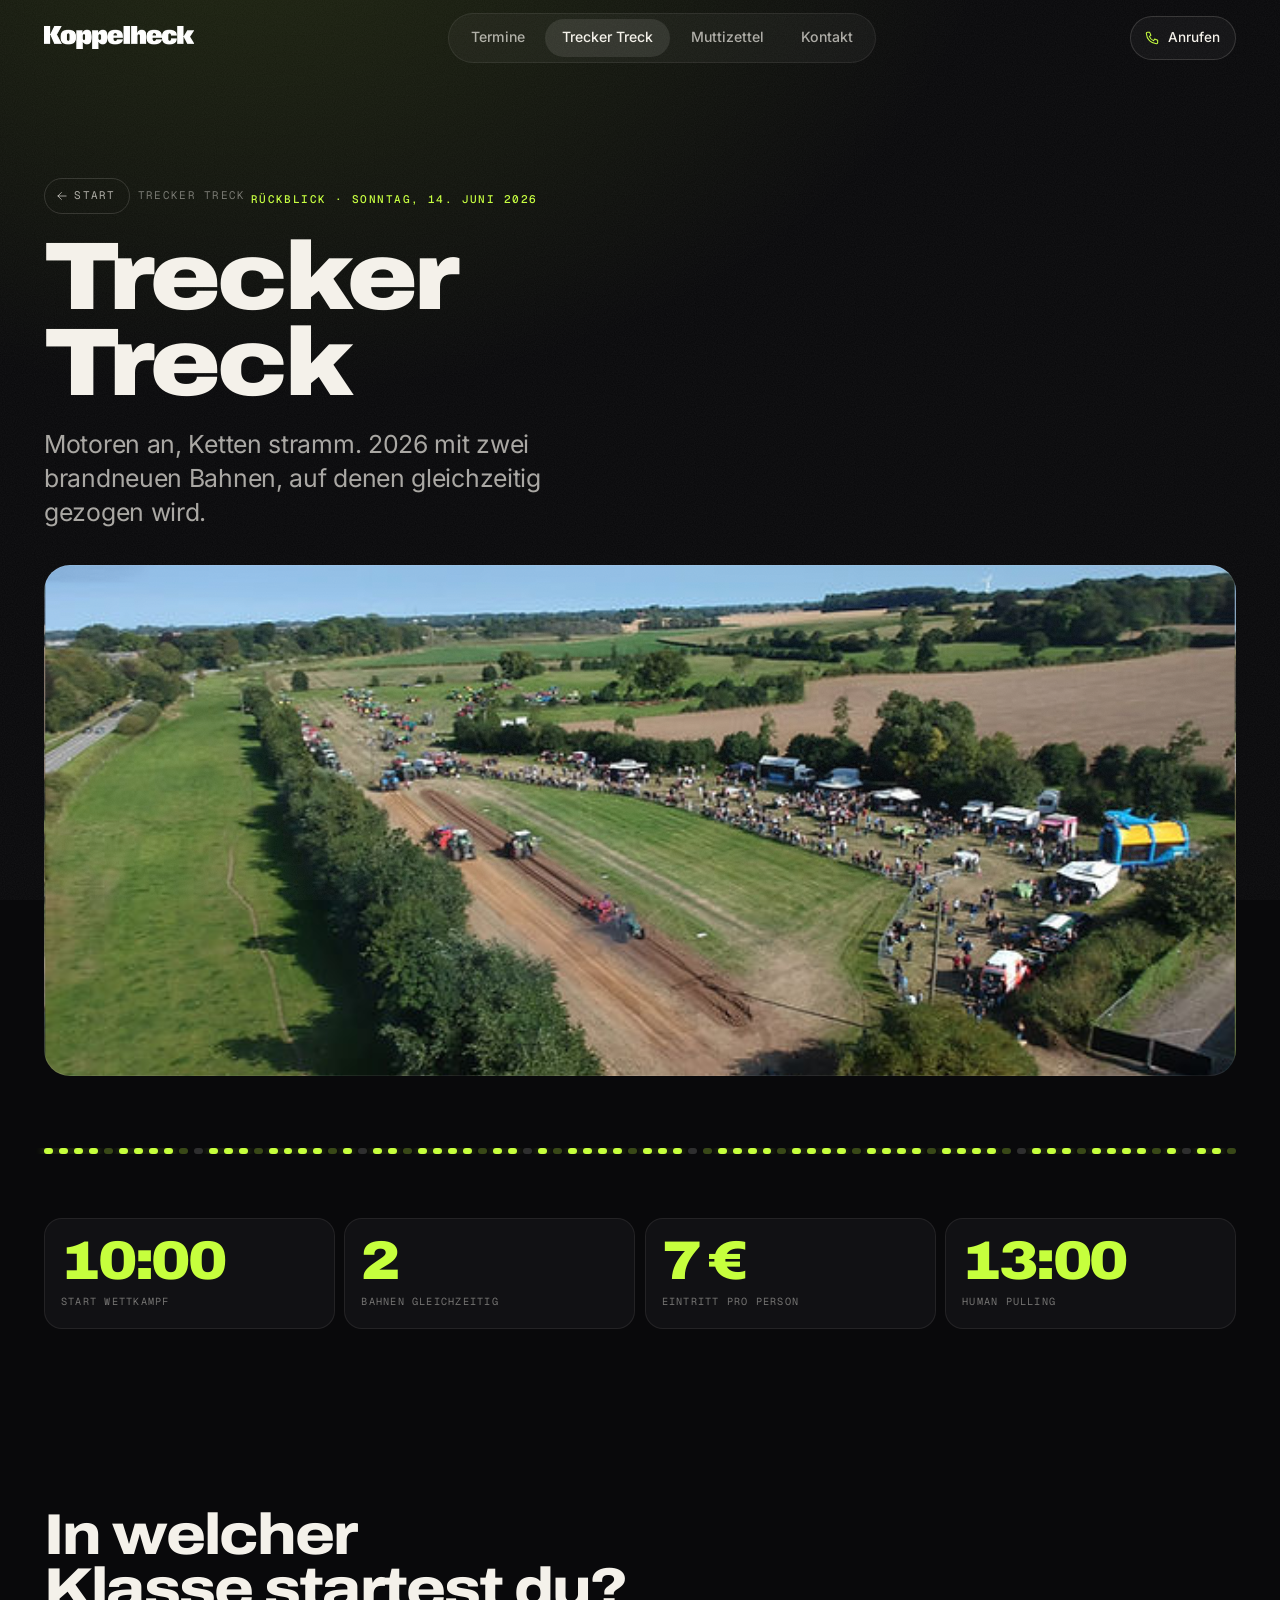
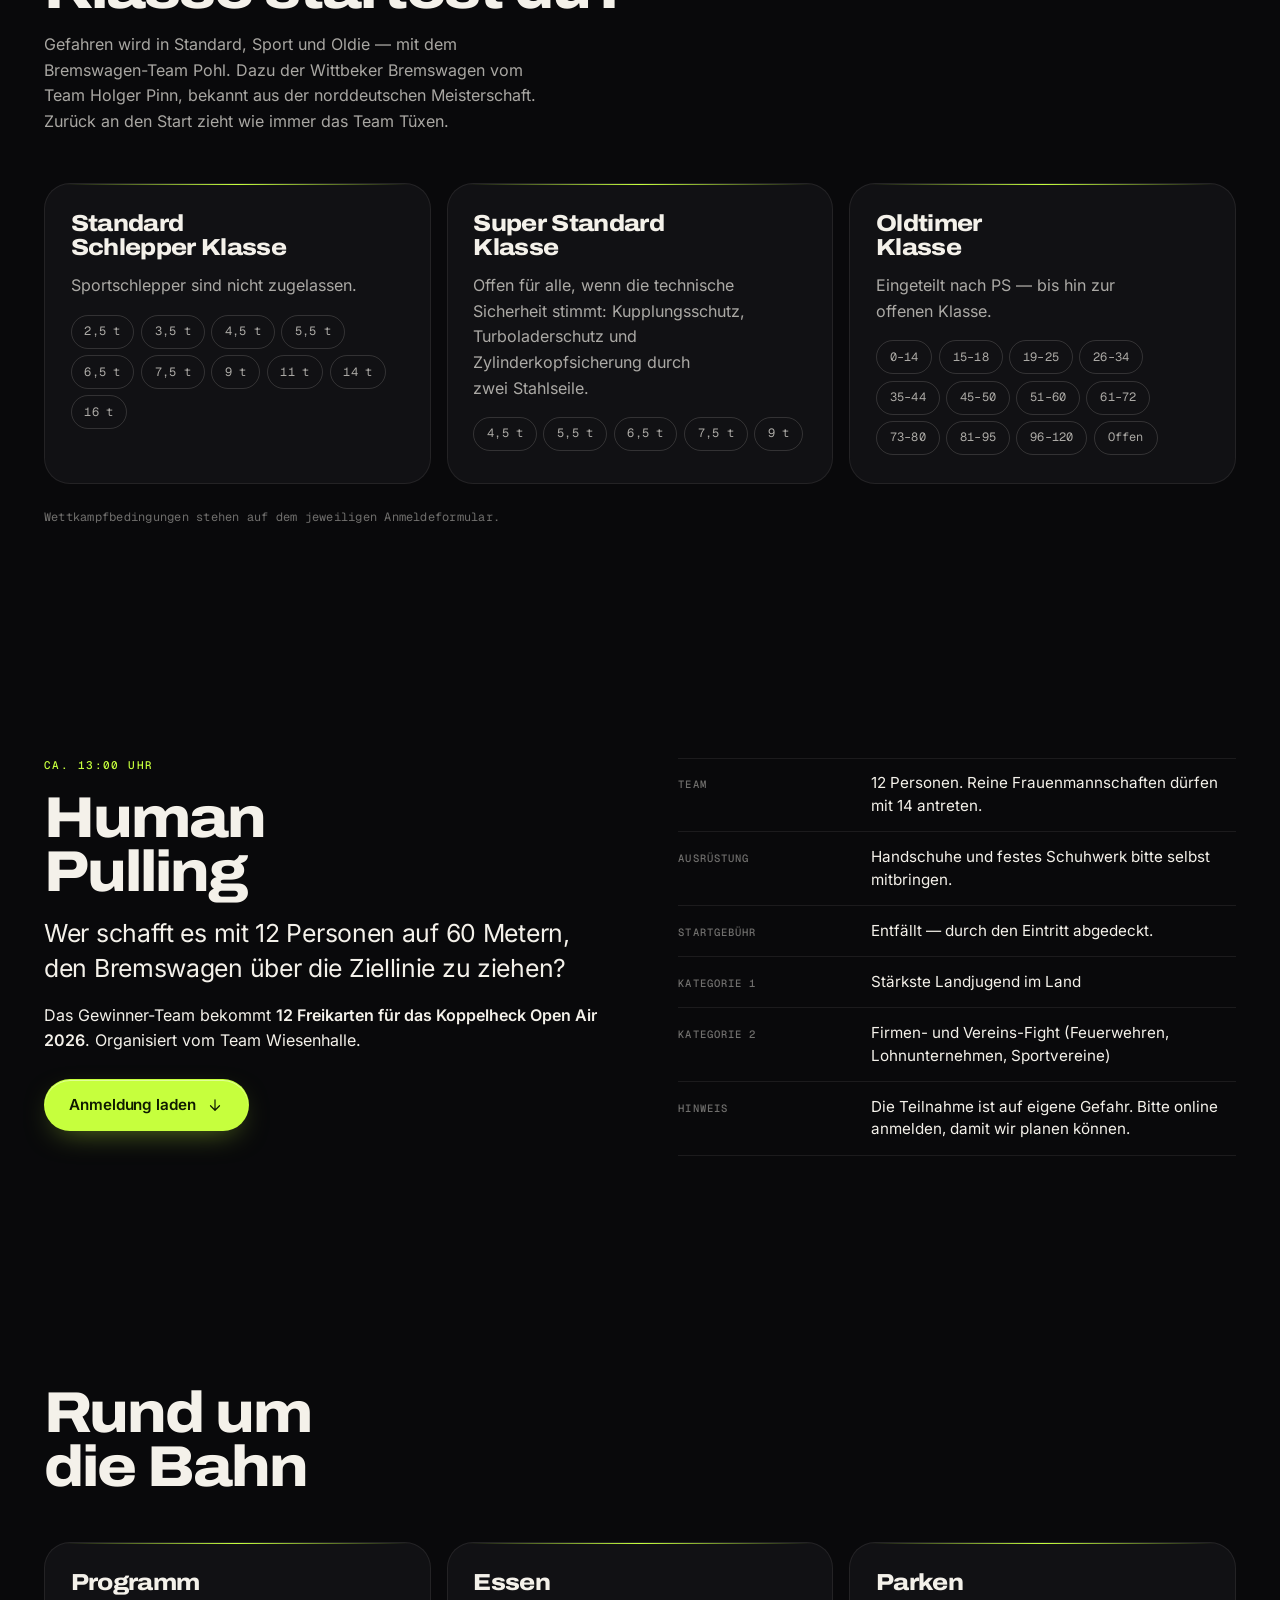
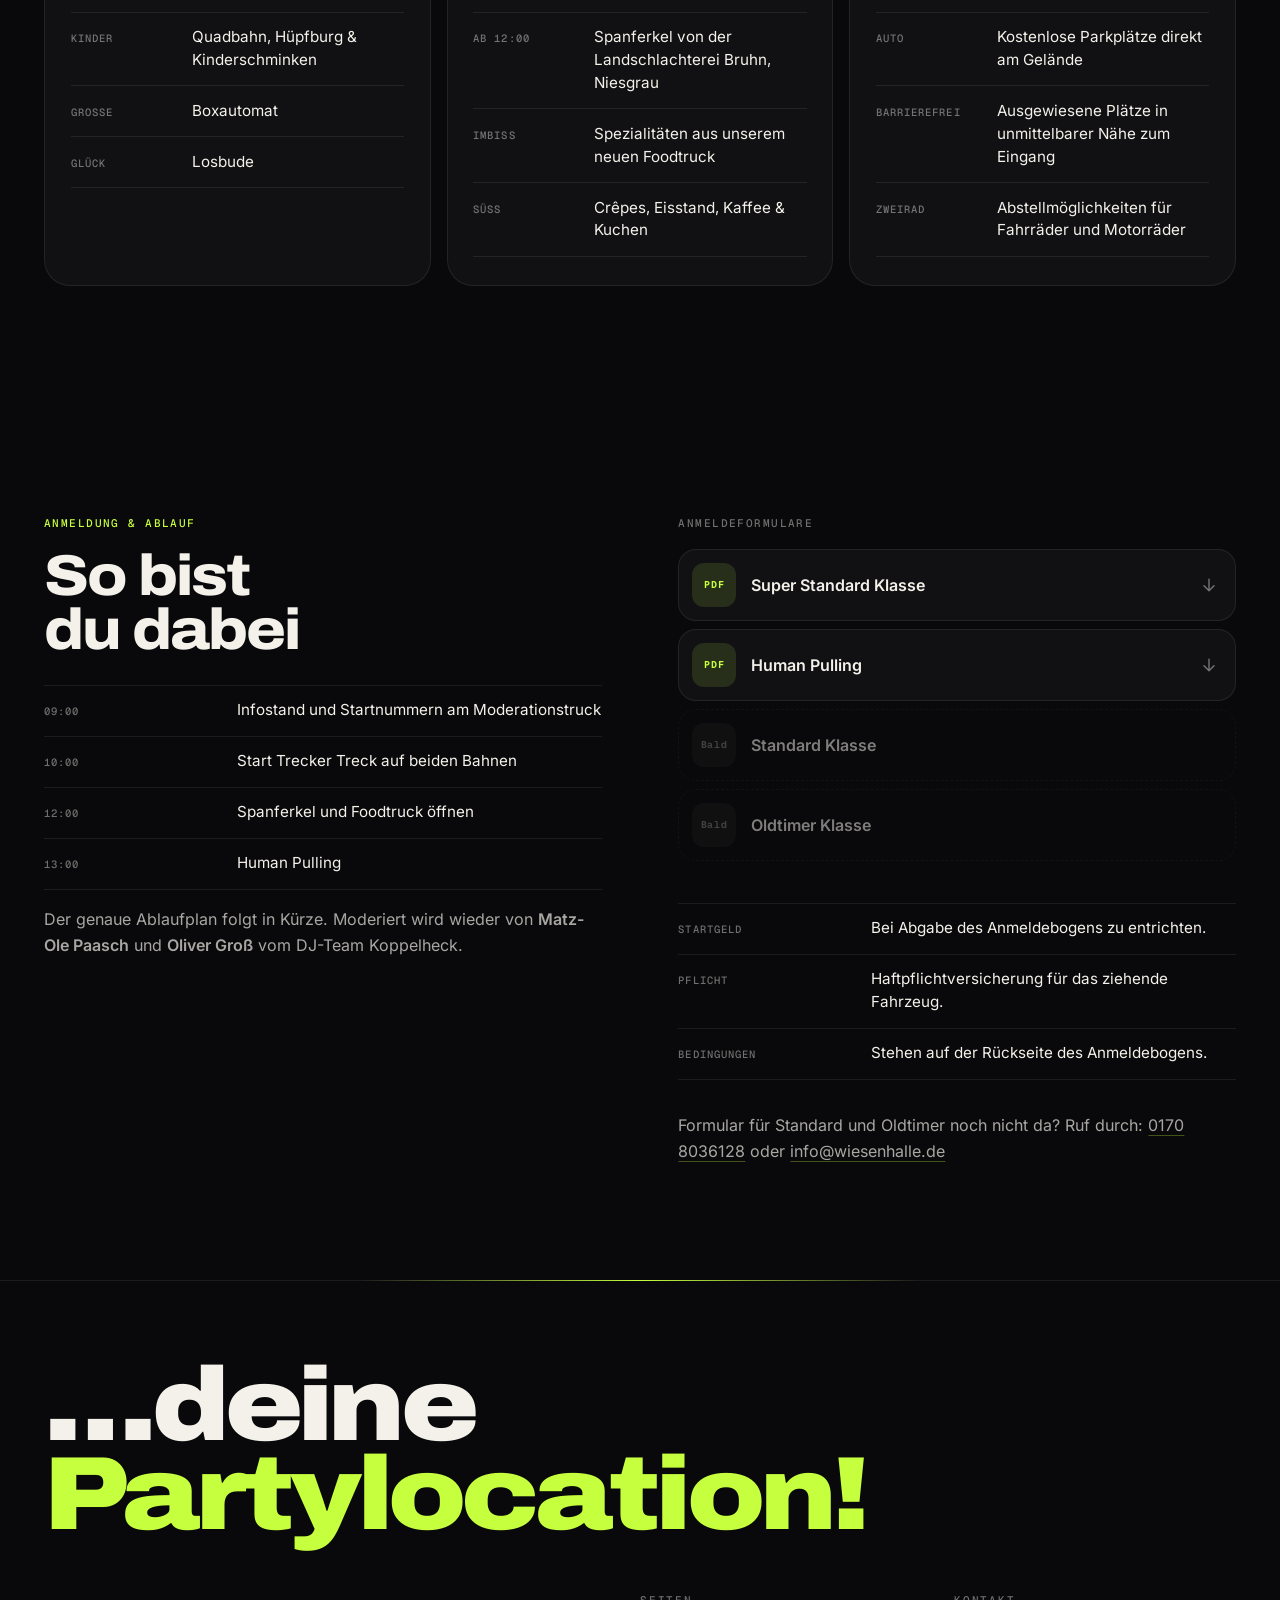
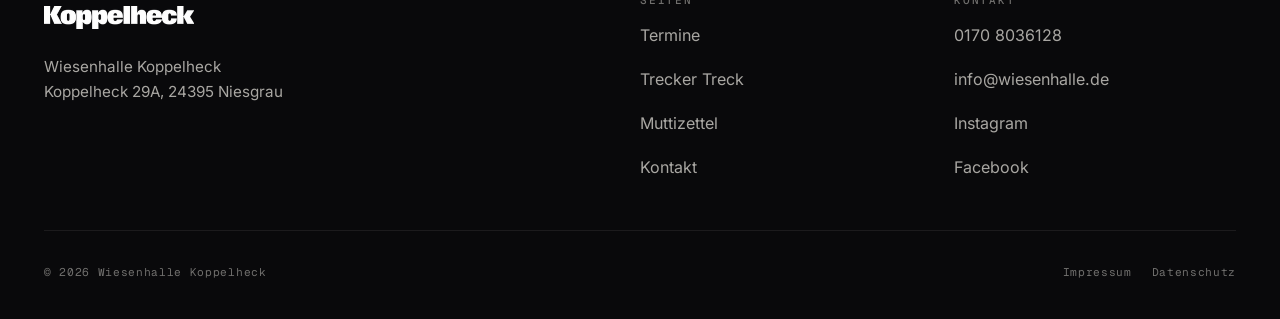
<file: trecker-treck.html>
<!DOCTYPE html>
<html lang="de" class="no-js">
<head>
<meta charset="utf-8">
<meta name="viewport" content="width=device-width, initial-scale=1, viewport-fit=cover">
<meta name="color-scheme" content="dark">
<title>Trecker Treck 2026 — Wiesenhalle Koppelheck</title>
<meta name="description" content="Trecker Treck am 14. Juni 2026 in Koppelheck: zwei Bahnen, Klassen, Human Pulling, Rahmenprogramm und Anmeldung.">
<meta name="theme-color" content="#09090B">
<meta property="og:type" content="website">
<meta property="og:title" content="Trecker Treck 2026 — Wiesenhalle Koppelheck">
<meta property="og:description" content="Trecker Treck am 14. Juni 2026 in Koppelheck: zwei Bahnen, Klassen, Human Pulling, Rahmenprogramm und Anmeldung.">
<meta property="og:locale" content="de_DE">
<link rel="preload" href="assets/fonts/archivo.woff2" as="font" type="font/woff2" crossorigin>
<link rel="preload" href="assets/fonts/inter.woff2" as="font" type="font/woff2" crossorigin>
<link rel="stylesheet" href="assets/css/style.css">
<link rel="icon" href="data:image/svg+xml,<svg xmlns='http://www.w3.org/2000/svg' viewBox='0 0 100 100'><rect width='100' height='100' rx='24' fill='%2309090B'/><rect x='26' y='26' width='48' height='48' rx='12' fill='%23FF2ECC'/></svg>">
<link rel="apple-touch-icon" href="assets/img/touch-icon.png">
</head>
<body class="theme-lime">
<svg width="0" height="0" style="position:absolute" aria-hidden="true" focusable="false">
  <symbol id="i-cal" viewBox="0 0 24 24"><rect x="3.5" y="5" width="17" height="15.5" rx="3"/><path d="M3.5 10h17M8 3v4M16 3v4"/></symbol>
  <symbol id="i-tractor" viewBox="0 0 24 24"><circle cx="7.5" cy="15.5" r="4.5"/><circle cx="7.5" cy="15.5" r="1.4"/><circle cx="18.5" cy="17.5" r="2.5"/><path d="M4 11.2V4.5h6.2L12 11"/><path d="M12 11h6.5a1.5 1.5 0 0 1 1.5 1.5v2.8M12 15.5h4"/></symbol>
  <symbol id="i-doc" viewBox="0 0 24 24"><path d="M14 3H7a2 2 0 0 0-2 2v14a2 2 0 0 0 2 2h10a2 2 0 0 0 2-2V8z"/><path d="M14 3v5h5M9 13h6M9 17h4"/></symbol>
  <symbol id="i-chat" viewBox="0 0 24 24"><path d="M20.5 11.5a8.5 8.5 0 0 1-12.3 7.6L3.5 20.5l1.4-4.4a8.5 8.5 0 1 1 15.6-4.6z"/></symbol>
  <symbol id="i-phone" viewBox="0 0 24 24"><path d="M5.2 3.5h3.3l1.9 4.6-2.4 1.5a11.5 11.5 0 0 0 6.4 6.4l1.5-2.4 4.6 1.9v3.3a1.7 1.7 0 0 1-1.8 1.7C10.4 20 4 13.6 3.5 5.3a1.7 1.7 0 0 1 1.7-1.8z"/></symbol>
  <symbol id="i-pin" viewBox="0 0 24 24"><path d="M12 21s7-6.2 7-11.5a7 7 0 1 0-14 0C5 14.8 12 21 12 21z"/><circle cx="12" cy="9.5" r="2.5"/></symbol>
  <symbol id="i-check" viewBox="0 0 24 24"><rect x="5" y="4.5" width="14" height="16.5" rx="2.5"/><path d="M9 3h6v3H9z"/><path d="m9 13.5 2 2 4-4.5"/></symbol>
  <symbol id="i-id" viewBox="0 0 24 24"><rect x="3" y="5" width="18" height="14" rx="2.5"/><circle cx="9" cy="11" r="2"/><path d="M5.8 16c.6-1.5 1.7-2.2 3.2-2.2s2.6.7 3.2 2.2M15 10h3M15 13h3"/></symbol>
  <symbol id="i-shield" viewBox="0 0 24 24"><path d="M12 3 5 6v5c0 4.5 3 8.3 7 10 4-1.7 7-5.5 7-10V6z"/><path d="m9 12 2 2 4-4"/></symbol>
  <symbol id="i-mail" viewBox="0 0 24 24"><rect x="3" y="5" width="18" height="14" rx="2.5"/><path d="m4 7 8 6 8-6"/></symbol>
  <symbol id="i-info" viewBox="0 0 24 24"><circle cx="12" cy="12" r="9"/><path d="M12 11v5M12 8h.01"/></symbol>
  <symbol id="i-right" viewBox="0 0 24 24"><path d="M5 12h14M13 6l6 6-6 6"/></symbol>
  <symbol id="i-left" viewBox="0 0 24 24"><path d="M19 12H5M11 6l-6 6 6 6"/></symbol>
  <symbol id="i-down" viewBox="0 0 24 24"><path d="M12 5v14M6 13l6 6 6-6"/></symbol>
  <symbol id="i-out" viewBox="0 0 24 24"><path d="M7 17 17 7M8 7h9v9"/></symbol>
</svg>
<a class="skip" href="#main">Zum Inhalt</a>
<div class="prog" aria-hidden="true"></div>

<header class="nav">
  <div class="nav__in">
    <a class="brand" href="index.html" aria-label="Wiesenhalle Koppelheck — Startseite">
      <img src="assets/img/logo.png" width="298" height="46" alt="Koppelheck">
    </a>
    <nav class="menu" aria-label="Hauptnavigation">
      <a href="index.html#termine">Termine</a>
      <a href="trecker-treck.html" aria-current="page">Trecker Treck</a>
      <a href="muttizettel.html">Muttizettel</a>
      <a href="kontakt.html">Kontakt</a>
    </nav>
    <a class="nav__call" href="tel:+491708036128" aria-label="Anrufen: 0170 8036128"><svg class="ico" aria-hidden="true"><use href="#i-phone"/></svg><span>Anrufen</span></a>
  </div>
</header>

<main id="main">


<section class="phead phead--lime">
  <div class="wrap">
    <p class="crumb"><a class="crumb__a" href="index.html"><svg class="ico" aria-hidden="true"><use href="#i-left"/></svg>Start</a><span aria-hidden="true">/</span><span>Trecker Treck</span></p>
    <p class="lbl lbl--lime" data-past-after="2026-06-14T20:00:00+02:00" data-past-text="Rückblick · Sonntag, 14. Juni 2026">Sonntag, 14. Juni 2026 · ab 10:00 Uhr</p>
    <h1 class="d1">Trecker<br>Treck</h1>
    <p class="big-copy">
      Motoren an, Ketten stramm. 2026 mit zwei brandneuen Bahnen, auf denen
      gleichzeitig gezogen wird.
    </p>
    <div class="photo photo--treck" style="margin-top:2.25rem" role="img"
         aria-label="Luftaufnahme des Trecker-Treck-Geländes mit beiden Bahnen"></div>
  </div>
</section>

<div class="ledbar ledbar--lime" data-leds aria-hidden="true"></div>

<!-- ===== Eckdaten ===== -->
<section class="sec sec--sm">
  <div class="wrap">
    <div class="figs">
      <div class="fig fig--lime"><b>10:00</b><span>Start Wettkampf</span></div>
      <div class="fig fig--lime"><b>2</b><span>Bahnen gleichzeitig</span></div>
      <div class="fig fig--lime"><b>7 €</b><span>Eintritt pro Person</span></div>
      <div class="fig fig--lime"><b>13:00</b><span>Human Pulling</span></div>
    </div>
  </div>
</section>

<!-- ===== Klassen ===== -->
<section class="sec" id="klassen">
  <div class="wrap">
    <div class="sec-head">
      <h2 class="d2">In welcher<br>Klasse startest du?</h2>
      <p class="dim">Gefahren wird in Standard, Sport und Oldie — mit dem Bremswagen-Team Pohl.
      Dazu der Wittbeker Bremswagen vom Team Holger Pinn, bekannt aus der norddeutschen
      Meisterschaft. Zurück an den Start zieht wie immer das Team Tüxen.</p>
    </div>

    <div class="cols">
      <div class="col col--lime" id="standard">
        <h3>Standard<br>Schlepper Klasse</h3>
        <p class="dim">Sportschlepper sind nicht zugelassen.</p>
        <div class="chips">
          <span class="chip">2,5 t</span><span class="chip">3,5 t</span><span class="chip">4,5 t</span>
          <span class="chip">5,5 t</span><span class="chip">6,5 t</span><span class="chip">7,5 t</span>
          <span class="chip">9 t</span><span class="chip">11 t</span><span class="chip">14 t</span>
          <span class="chip">16 t</span>
        </div>
      </div>

      <div class="col col--lime" id="super-standard">
        <h3>Super Standard<br>Klasse</h3>
        <p class="dim">Offen für alle, wenn die technische Sicherheit stimmt: Kupplungsschutz,
        Turboladerschutz und Zylinderkopfsicherung durch zwei Stahlseile.</p>
        <div class="chips">
          <span class="chip">4,5 t</span><span class="chip">5,5 t</span><span class="chip">6,5 t</span>
          <span class="chip">7,5 t</span><span class="chip">9 t</span>
        </div>
      </div>

      <div class="col col--lime" id="oldtimer">
        <h3>Oldtimer<br>Klasse</h3>
        <p class="dim">Eingeteilt nach PS — bis hin zur offenen Klasse.</p>
        <div class="chips">
          <span class="chip">0–14</span><span class="chip">15–18</span><span class="chip">19–25</span>
          <span class="chip">26–34</span><span class="chip">35–44</span><span class="chip">45–50</span>
          <span class="chip">51–60</span><span class="chip">61–72</span><span class="chip">73–80</span>
          <span class="chip">81–95</span><span class="chip">96–120</span><span class="chip">Offen</span>
        </div>
      </div>
    </div>

    <p class="note" style="margin-top:1.5rem">
      Wettkampfbedingungen stehen auf dem jeweiligen Anmeldeformular.
    </p>
  </div>
</section>

<!-- ===== Human Pulling ===== -->
<section class="sec" id="human-pulling">
  <div class="wrap">
    <div class="split">
      <div class="stack">
        <p class="lbl lbl--lime">Ca. 13:00 Uhr</p>
        <h2 class="d2">Human<br>Pulling</h2>
        <p class="big-copy">Wer schafft es mit 12 Personen auf 60 Metern, den Bremswagen über die Ziellinie zu ziehen?</p>
        <p>Das Gewinner-Team bekommt <strong>12 Freikarten für das Koppelheck Open Air 2026</strong>.
        Organisiert vom Team Wiesenhalle.</p>
        <div class="btn-row" style="margin-top:.5rem">
          <a class="btn btn--lime" href="assets/pdf/anmeldung-human-pulling.pdf" download>Anmeldung laden <svg class="ico ico--down" aria-hidden="true"><use href="#i-down"/></svg></a>
        </div>
      </div>

      <div class="stack">
        <dl class="spec">
          <div><dt>Team</dt><dd>12 Personen. Reine Frauenmannschaften dürfen mit 14 antreten.</dd></div>
          <div><dt>Ausrüstung</dt><dd>Handschuhe und festes Schuhwerk bitte selbst mitbringen.</dd></div>
          <div><dt>Startgebühr</dt><dd>Entfällt — durch den Eintritt abgedeckt.</dd></div>
          <div><dt>Kategorie 1</dt><dd>Stärkste Landjugend im Land</dd></div>
          <div><dt>Kategorie 2</dt><dd>Firmen- und Vereins-Fight (Feuerwehren, Lohnunternehmen, Sportvereine)</dd></div>
          <div><dt>Hinweis</dt><dd>Die Teilnahme ist auf eigene Gefahr. Bitte online anmelden, damit wir planen können.</dd></div>
        </dl>
      </div>
    </div>
  </div>
</section>

<!-- ===== Rund um die Bahn ===== -->
<section class="sec" id="programm">
  <div class="wrap">
    <div class="sec-head">
      <h2 class="d2">Rund um<br>die Bahn</h2>
    </div>

    <div class="cols">
      <div class="col col--lime">
        <h3>Programm</h3>
        <dl class="spec">
          <div><dt>Kinder</dt><dd>Quadbahn, Hüpfburg &amp; Kinderschminken</dd></div>
          <div><dt>Große</dt><dd>Boxautomat</dd></div>
          <div><dt>Glück</dt><dd>Losbude</dd></div>
        </dl>
      </div>
      <div class="col col--lime">
        <h3>Essen</h3>
        <dl class="spec">
          <div><dt>Ab 12:00</dt><dd>Spanferkel von der Landschlachterei Bruhn, Niesgrau</dd></div>
          <div><dt>Imbiss</dt><dd>Spezialitäten aus unserem neuen Foodtruck</dd></div>
          <div><dt>Süß</dt><dd>Crêpes, Eisstand, Kaffee &amp; Kuchen</dd></div>
        </dl>
      </div>
      <div class="col col--lime">
        <h3>Parken</h3>
        <dl class="spec">
          <div><dt>Auto</dt><dd>Kostenlose Parkplätze direkt am Gelände</dd></div>
          <div><dt>Barrierefrei</dt><dd>Ausgewiesene Plätze in unmittelbarer Nähe zum Eingang</dd></div>
          <div><dt>Zweirad</dt><dd>Abstellmöglichkeiten für Fahrräder und Motorräder</dd></div>
        </dl>
      </div>
    </div>
  </div>
</section>


<!-- ===== Anmeldung ===== -->
<section class="sec" id="anmeldung">
  <div class="wrap">
    <div class="split">
      <div class="stack">
        <p class="lbl lbl--lime">Anmeldung &amp; Ablauf</p>
        <h2 class="d2">So bist<br>du dabei</h2>
        <dl class="spec" style="margin-top:.6rem">
          <div><dt>09:00</dt><dd>Infostand und Startnummern am Moderationstruck</dd></div>
          <div><dt>10:00</dt><dd>Start Trecker Treck auf beiden Bahnen</dd></div>
          <div><dt>12:00</dt><dd>Spanferkel und Foodtruck öffnen</dd></div>
          <div><dt>13:00</dt><dd>Human Pulling</dd></div>
        </dl>
        <p class="dim">Der genaue Ablaufplan folgt in Kürze. Moderiert wird wieder von
        <strong>Matz-Ole Paasch</strong> und <strong>Oliver Groß</strong> vom DJ-Team Koppelheck.</p>
      </div>

      <div class="stack">
        <p class="lbl lbl--dim">Anmeldeformulare</p>
        <!-- Original-PDFs unter assets/pdf/ ersetzen, Dateinamen beibehalten -->
        <a class="dl" href="assets/pdf/anmeldung-super-standard-klasse.pdf" download>
          <span class="dl__t">PDF</span><span class="dl__n">Super Standard Klasse</span><svg class="dl__a" aria-hidden="true"><use href="#i-down"/></svg>
        </a>
        <a class="dl" href="assets/pdf/anmeldung-human-pulling.pdf" download>
          <span class="dl__t">PDF</span><span class="dl__n">Human Pulling</span><svg class="dl__a" aria-hidden="true"><use href="#i-down"/></svg>
        </a>
        <span class="dl dl--soon">
          <span class="dl__t">Bald</span><span class="dl__n">Standard Klasse</span><span></span>
        </span>
        <span class="dl dl--soon">
          <span class="dl__t">Bald</span><span class="dl__n">Oldtimer Klasse</span><span></span>
        </span>

        <dl class="spec" style="margin-top:1.5rem">
          <div><dt>Startgeld</dt><dd>Bei Abgabe des Anmeldebogens zu entrichten.</dd></div>
          <div><dt>Pflicht</dt><dd>Haftpflichtversicherung für das ziehende Fahrzeug.</dd></div>
          <div><dt>Bedingungen</dt><dd>Stehen auf der Rückseite des Anmeldebogens.</dd></div>
        </dl>

        <p class="dim" style="margin-top:1rem">Formular für Standard und Oldtimer noch nicht da?
          Ruf durch: <a href="tel:+491708036128">0170 8036128</a> oder
          <a href="mailto:info@wiesenhalle.de">info@wiesenhalle.de</a>
        </p>
      </div>
    </div>
  </div>
</section>
</main>

<footer class="foot">
  <div class="wrap">
    <p class="foot__claim" aria-hidden="true">…deine<br><span>Partylocation!</span></p>
    <div class="foot__g">
      <div>
        <a class="brand brand--foot" href="index.html" aria-label="Startseite">
          <img src="assets/img/logo.png" width="298" height="46" alt="Koppelheck" loading="lazy">
        </a>
        <p class="foot__addr">Wiesenhalle Koppelheck<br>Koppelheck 29A, 24395 Niesgrau</p>
      </div>
      <div>
        <h4>Seiten</h4>
        <ul>
          <li><a href="index.html#termine">Termine</a></li>
          <li><a href="trecker-treck.html">Trecker Treck</a></li>
          <li><a href="muttizettel.html">Muttizettel</a></li>
          <li><a href="kontakt.html">Kontakt</a></li>
        </ul>
      </div>
      <div>
        <h4>Kontakt</h4>
        <ul>
          <li><a href="tel:+491708036128">0170 8036128</a></li>
          <li><a href="mailto:info@wiesenhalle.de">info@wiesenhalle.de</a></li>
          <li><a href="https://www.instagram.com/" target="_blank" rel="noopener">Instagram</a></li>
          <li><a href="https://www.facebook.com/" target="_blank" rel="noopener">Facebook</a></li>
        </ul>
      </div>
    </div>
    <div class="foot__b">
      <span>© <span data-year>2026</span> Wiesenhalle Koppelheck</span>
      <nav aria-label="Rechtliches"><a href="impressum.html">Impressum</a><a href="datenschutz.html">Datenschutz</a></nav>
    </div>
  </div>
</footer>

<nav class="dock dock--lime" aria-label="Schnellnavigation">
  <a href="index.html#termine"><svg class="ico" aria-hidden="true"><use href="#i-cal"/></svg><span>Termine</span></a>
  <a href="trecker-treck.html" aria-current="page"><svg class="ico" aria-hidden="true"><use href="#i-tractor"/></svg><span>Treck</span></a>
  <a href="muttizettel.html"><svg class="ico" aria-hidden="true"><use href="#i-doc"/></svg><span>Muttizettel</span></a>
  <a href="kontakt.html"><svg class="ico" aria-hidden="true"><use href="#i-chat"/></svg><span>Kontakt</span></a>
</nav>

<script src="assets/js/main.js" defer></script>
</body>
</html>
</file>
<file: assets/css/style.css>
/* ==========================================================================
   Wiesenhalle Koppelheck — Design-System
   Mobile First: Basisregeln gelten fürs Handy, größere Fenster legen über
   min-width-Abfragen nach. Eine Signalfarbe (Magenta vom Flyer), Grün nur
   für den Trecker Treck. Tiefes Schwarz, feine Haarlinien, weiche Radien,
   Licht statt Fläche.
   ========================================================================== */

/* --- Schriften (lokal, keine Verbindung zu Google) ----------------------- */
@font-face {
  font-family: 'Archivo';
  src: url('../fonts/archivo.woff2') format('woff2');
  font-weight: 100 900; font-stretch: 62% 125%;
  font-style: normal; font-display: swap;
}
@font-face {
  font-family: 'Inter';
  src: url('../fonts/inter.woff2') format('woff2');
  font-weight: 100 900; font-style: normal; font-display: swap;
}
@font-face {
  font-family: 'Geist Mono';
  src: url('../fonts/geist-mono.woff2') format('woff2');
  font-weight: 400 700; font-style: normal; font-display: swap;
}

/* --- Tokens -------------------------------------------------------------- */
:root {
  color-scheme: dark;

  --bg:    #09090B;
  --bg-2:  #111114;           /* Fläche */
  --bg-3:  #18181D;           /* angehobene Fläche */
  --fg:    #F4F1EA;
  --fg-2:  rgba(244, 241, 234, .68);
  --fg-3:  rgba(244, 241, 234, .44);
  --hair:  rgba(244, 241, 234, .08);
  --hair-2:rgba(244, 241, 234, .15);

  --acc:      #FF2ECC;        /* Signalfarbe — vom Original-Flyer */
  --acc-2:    #FF6FDC;        /* heller, für kleinen Text auf Schwarz */
  --acc-ink:  #1A0015;        /* Text auf der Signalfarbe */
  --acc-soft: rgba(255, 46, 204, .12);
  --acc-line: rgba(255, 46, 204, .32);
  --acc-glow: rgba(255, 46, 204, .45);

  --lime:      #C6FF3D;       /* nur Trecker Treck */
  --lime-ink:  #0F1A00;
  --lime-soft: rgba(198, 255, 61, .12);
  --lime-line: rgba(198, 255, 61, .3);

  --display: 'Archivo', 'Arial Black', 'Helvetica Neue', sans-serif;
  --body:    'Inter', -apple-system, BlinkMacSystemFont, 'Segoe UI', sans-serif;
  --mono:    'Geist Mono', ui-monospace, 'SF Mono', Menlo, monospace;

  /* Typo-Skala: ab 360 px Breite fließend */
  --t-hero: clamp(2.2rem, 11.2vw, 7.4rem);   /* „Partylocation!“ passt immer in eine Zeile */
  --t-1:    clamp(2.5rem, 1.3rem + 6vw, 6rem);
  --t-2:    clamp(1.95rem, 1.2rem + 3.4vw, 3.6rem);
  --t-3:    clamp(1.45rem, 1.1rem + 1.6vw, 2.2rem);
  --t-4:    clamp(1.15rem, 1rem + .6vw, 1.45rem);
  --t-lede: clamp(1.14rem, 1rem + .7vw, 1.55rem);
  --t-body: 1rem;
  --t-sm:   .875rem;
  --t-xs:   .6875rem;          /* Mono-Labels */

  --r-s: 10px;
  --r:   18px;
  --r-l: 26px;
  --pill: 999px;

  --wrap:   1320px;
  --gutter: clamp(1rem, 4.2vw, 2.75rem);
  --nav-h:  64px;
  --dock-h: 64px;
  --safe-b: env(safe-area-inset-bottom, 0px);

  --ease:     cubic-bezier(.22, 1, .36, 1);
  --ease-out: cubic-bezier(.16, 1, .3, 1);
  --shadow:   0 1px 0 rgba(255, 255, 255, .04) inset, 0 24px 60px -24px rgba(0, 0, 0, .8);
}

/* Trecker-Treck-Seite: Grün übernimmt die Rolle der Signalfarbe */
.theme-lime {
  --acc:      var(--lime);
  --acc-2:    var(--lime);
  --acc-ink:  var(--lime-ink);
  --acc-soft: var(--lime-soft);
  --acc-line: var(--lime-line);
  --acc-glow: rgba(198, 255, 61, .4);
}

/* --- Reset --------------------------------------------------------------- */
*, *::before, *::after { box-sizing: border-box; }
* { margin: 0; }

html {
  overflow-x: clip;
  scroll-behavior: smooth;
  scroll-padding-top: calc(var(--nav-h) + 16px);
  -webkit-text-size-adjust: 100%;
  text-size-adjust: 100%;
  background: var(--bg);
}

body {
  min-height: 100svh;
  background: var(--bg);
  color: var(--fg);
  font-family: var(--body);
  font-size: var(--t-body);
  line-height: 1.6;
  font-feature-settings: 'cv11', 'ss01';
  -webkit-font-smoothing: antialiased;
  -moz-osx-font-smoothing: grayscale;
  text-rendering: optimizeLegibility;
  overflow-x: clip;
  -webkit-tap-highlight-color: transparent;
  /* Platz für das Tab-Dock unten auf dem Handy */
  padding-bottom: calc(var(--dock-h) + 24px + var(--safe-b));
}

/* Feines Filmkorn über allem — nimmt dem Schwarz das Digitale */
body::after {
  content: ''; position: fixed; inset: 0; z-index: 400; pointer-events: none;
  opacity: .055;
  background-image: url("data:image/svg+xml,%3Csvg xmlns='http://www.w3.org/2000/svg' width='160' height='160'%3E%3Cfilter id='n'%3E%3CfeTurbulence type='fractalNoise' baseFrequency='.9' numOctaves='2' stitchTiles='stitch'/%3E%3CfeColorMatrix values='0 0 0 0 1 0 0 0 0 1 0 0 0 0 1 0 0 0 .9 0'/%3E%3C/filter%3E%3Crect width='100%25' height='100%25' filter='url(%23n)'/%3E%3C/svg%3E");
}

img, svg, canvas, iframe { display: block; max-width: 100%; }
button, input, textarea, select { font: inherit; color: inherit; }
a { color: inherit; text-decoration: none; }
ul, ol, dl { list-style: none; padding: 0; }
strong, b { font-weight: 600; }

::selection { background: var(--acc); color: var(--acc-ink); }

:focus-visible {
  outline: 2px solid var(--acc);
  outline-offset: 3px;
  border-radius: 6px;
}

.skip {
  position: fixed; top: 10px; left: 50%; z-index: 500;
  transform: translate(-50%, -200%);
  background: var(--acc); color: var(--acc-ink);
  padding: .75rem 1.25rem; border-radius: var(--pill);
  font-family: var(--mono); font-size: var(--t-xs); font-weight: 700;
  letter-spacing: .12em; text-transform: uppercase;
  transition: transform .3s var(--ease);
}
.skip:focus { transform: translate(-50%, 0); }

[hidden] { display: none !important; }

.sr { position: absolute; width: 1px; height: 1px; overflow: hidden; clip: rect(0 0 0 0); white-space: nowrap; }

/* Seitenwechsel als sanfte Überblendung (wo der Browser es kann) */
@view-transition { navigation: auto; }
::view-transition-old(root), ::view-transition-new(root) { animation-duration: .28s; }

/* --- Typografie ---------------------------------------------------------- */
h1, h2, h3, h4 {
  font-family: var(--display);
  font-weight: 800;
  font-stretch: 112%;
  line-height: .98;
  letter-spacing: -.028em;
  overflow-wrap: break-word;
  hyphens: manual;
  text-wrap: balance;
}
p { text-wrap: pretty; }

.d1 { font-size: var(--t-1); line-height: .9; letter-spacing: -.04em; font-weight: 900; }
.d2 { font-size: var(--t-2); line-height: .94; letter-spacing: -.035em; }
.d3 { font-size: var(--t-3); }
.d4 { font-size: var(--t-4); line-height: 1.12; letter-spacing: -.015em; }

/* Mono-Label — das kleine Textformat der ganzen Seite */
.lbl {
  display: inline-flex; align-items: center; gap: .6em;
  font-family: var(--mono);
  font-size: var(--t-xs);
  font-weight: 500;
  letter-spacing: .13em;
  line-height: 1.4;
  text-transform: uppercase;
  color: var(--acc-2);
}
.lbl--dim  { color: var(--fg-3); }
.lbl--lime { color: var(--lime); }

.big-copy { font-size: var(--t-lede); line-height: 1.38; letter-spacing: -.012em; color: var(--fg); }
.dim { color: var(--fg-2); }
.note { font-family: var(--mono); font-size: .75rem; letter-spacing: .02em; line-height: 1.6; color: var(--fg-3); }

/* Textlinks: feine Unterstreichung, die beim Tippen/Hovern satt wird */
p a:not([class]), dd a:not([class]) {
  text-decoration: underline;
  text-decoration-color: var(--acc-line);
  text-decoration-thickness: 1px;
  text-underline-offset: .22em;
  transition: color .2s, text-decoration-color .2s;
}
p a:not([class]):hover, dd a:not([class]):hover, .link:hover { color: var(--acc-2); text-decoration-color: var(--acc); }

.link {
  display: inline-flex; align-items: center; gap: .45rem; min-height: 44px;
  font-family: var(--mono); font-size: .75rem; font-weight: 500;
  letter-spacing: .1em; text-transform: uppercase; text-decoration: none;
  color: var(--acc-2);
}
.link svg { width: 14px; height: 14px; transition: transform .25s var(--ease); }
.link:hover svg { transform: translateX(3px); }

/* --- Icons --------------------------------------------------------------- */
.q-arr, .dl__a { fill: none; stroke: currentColor; stroke-width: 1.7; stroke-linecap: round; stroke-linejoin: round; }
.ico { width: 22px; height: 22px; flex: none; fill: none; stroke: currentColor; stroke-width: 1.6; stroke-linecap: round; stroke-linejoin: round; }

/* --- Layout -------------------------------------------------------------- */
.wrap {
  width: 100%; max-width: var(--wrap); margin-inline: auto;
  padding-inline: max(var(--gutter), env(safe-area-inset-left, 0px));
}
.wrap--tight { max-width: 860px; }

.sec { padding-block: clamp(3.5rem, 9vw, 7.5rem); position: relative; }
.sec--sm { padding-block: clamp(2.25rem, 5vw, 4rem); }

.sec-head { display: grid; gap: 1rem; margin-bottom: clamp(1.75rem, 4vw, 3rem); }
.sec-head p:not(.lbl) { max-width: 52ch; }
.sec-head--row { align-items: end; }

.stack { display: grid; grid-template-columns: minmax(0, 1fr); gap: 1.1rem; align-content: start; }
.split { display: grid; gap: clamp(2.5rem, 6vw, 5rem); align-items: start; }

.rule { height: 1px; background: var(--hair); border: 0; }

/* --- Buttons ------------------------------------------------------------- */
.btn {
  position: relative;
  display: inline-flex; align-items: center; justify-content: center; gap: .65rem;
  min-height: 52px; padding: 0 1.5rem;
  border-radius: var(--pill); border: 1px solid transparent;
  background: var(--acc); color: var(--acc-ink);
  font-family: var(--body); font-size: .95rem; font-weight: 600; letter-spacing: -.005em;
  box-shadow: 0 1px 0 rgba(255, 255, 255, .35) inset, 0 10px 30px -10px var(--acc-glow);
  cursor: pointer; white-space: nowrap;
  transition: transform .25s var(--ease), box-shadow .25s var(--ease), background-color .2s, color .2s, border-color .2s;
}
.btn i, .btn .ico { font-style: normal; width: 18px; height: 18px; transition: transform .25s var(--ease); }
.btn:hover { box-shadow: 0 1px 0 rgba(255, 255, 255, .35) inset, 0 14px 40px -10px var(--acc-glow); }
.btn:hover .ico { transform: translateX(3px); }
.btn:hover .ico--down { transform: translateY(2px); }
.btn:active { transform: scale(.97); }

.btn--ghost {
  background: rgba(244, 241, 234, .04); color: var(--fg);
  border-color: var(--hair-2); box-shadow: none;
}
.btn--ghost:hover { background: rgba(244, 241, 234, .09); border-color: rgba(244, 241, 234, .28); box-shadow: none; }

.btn--lime { background: var(--lime); color: var(--lime-ink); box-shadow: 0 1px 0 rgba(255, 255, 255, .45) inset, 0 10px 30px -12px rgba(198, 255, 61, .5); }
.btn--lime:hover { box-shadow: 0 1px 0 rgba(255, 255, 255, .45) inset, 0 14px 40px -12px rgba(198, 255, 61, .6); }

.btn--block { width: 100%; }

.btn-row { display: flex; flex-wrap: wrap; gap: .6rem; }
.btn-row > .btn { flex: 1 1 auto; }

/* --- Scroll-Fortschritt -------------------------------------------------- */
.prog {
  position: fixed; top: 0; left: 0; right: 0; height: 2px; z-index: 120;
  background: var(--acc); box-shadow: 0 0 12px var(--acc-glow);
  transform-origin: 0 50%; transform: scaleX(0);
}

/* --- LED-Trenner: eine Reihe Leuchtdioden, zündet beim Hereinscrollen ---- */
.ledbar {
  display: flex; gap: 6px; height: 6px; overflow: hidden;
  width: 100%; max-width: var(--wrap); margin-inline: auto;
  padding-inline: var(--gutter);
}
.ledbar span {
  flex: 1 1 0; min-width: 0; height: 6px; border-radius: 3px;
  background: rgba(244, 241, 234, .07);
  transition: background .5s var(--ease), box-shadow .5s var(--ease);
  transition-delay: calc(var(--i, 0) * 14ms);
}
.ledbar.is-in span                 { background: var(--acc); box-shadow: 0 0 10px var(--acc-glow); }
.ledbar.is-in span:nth-child(5n)   { background: rgba(255, 46, 204, .28); box-shadow: none; }
.ledbar.is-in span:nth-child(11n)  { background: rgba(244, 241, 234, .16); box-shadow: none; }
.ledbar--lime.is-in span           { background: var(--lime); box-shadow: 0 0 10px rgba(198, 255, 61, .45); }
.ledbar--lime.is-in span:nth-child(5n) { background: rgba(198, 255, 61, .26); box-shadow: none; }

/* --- Kopfzeile ----------------------------------------------------------- */
.nav {
  position: fixed; inset: 0 0 auto 0; z-index: 100;
  height: calc(var(--nav-h) + env(safe-area-inset-top, 0px));
  padding-top: env(safe-area-inset-top, 0px);
  display: flex; align-items: center;
  transition: background-color .35s var(--ease), border-color .35s, backdrop-filter .35s;
  border-bottom: 1px solid transparent;
}
.nav.is-stuck {
  background: rgba(9, 9, 11, .72);
  -webkit-backdrop-filter: saturate(160%) blur(18px);
  backdrop-filter: saturate(160%) blur(18px);
  border-bottom-color: var(--hair);
}
.nav__in {
  width: 100%; max-width: var(--wrap); margin-inline: auto;
  padding-inline: var(--gutter);
  display: flex; align-items: center; justify-content: space-between; gap: 1rem;
}

/* Original-Logo. Schwarz auf transparent -> für dunklen Grund invertiert. */
.brand { display: flex; align-items: center; min-height: 44px; line-height: 0; }
.brand img { width: 124px; height: auto; filter: invert(1); }

/* Menü oben — erst ab Tablet-Breite; auf dem Handy übernimmt das Dock */
.menu { display: none; }

.nav__call {
  display: inline-flex; align-items: center; gap: .5rem;
  height: 40px; padding: 0 .95rem 0 .8rem; border-radius: var(--pill);
  border: 1px solid var(--hair-2); background: rgba(244, 241, 234, .04);
  font-size: .85rem; font-weight: 500; color: var(--fg);
  transition: background-color .2s, border-color .2s, transform .2s var(--ease);
}
.nav__call .ico { width: 16px; height: 16px; color: var(--acc-2); }
.nav__call:hover { background: rgba(244, 241, 234, .09); border-color: rgba(244, 241, 234, .28); }
.nav__call:active { transform: scale(.96); }

/* --- Tab-Dock unten (nur Handy) ----------------------------------------- */
.dock {
  position: fixed; z-index: 110;
  left: 10px; right: 10px; bottom: calc(10px + var(--safe-b));
  height: var(--dock-h);
  display: grid; grid-template-columns: repeat(4, minmax(0, 1fr));
  padding: 6px; border-radius: 22px;
  background: rgba(22, 22, 27, .78);
  -webkit-backdrop-filter: saturate(170%) blur(22px);
  backdrop-filter: saturate(170%) blur(22px);
  border: 1px solid rgba(244, 241, 234, .1);
  box-shadow: 0 1px 0 rgba(255, 255, 255, .06) inset, 0 18px 50px -12px rgba(0, 0, 0, .9);
}
.dock a {
  position: relative;
  display: grid; justify-items: center; align-content: center; gap: 3px;
  border-radius: 16px;
  font-size: .66rem; font-weight: 500; letter-spacing: .01em; line-height: 1.1;
  color: var(--fg-3);
  transition: color .2s, background-color .2s, transform .2s var(--ease);
}
.dock .ico { width: 22px; height: 22px; stroke-width: 1.7; }
.dock a:active { transform: scale(.94); }
.dock a[aria-current="page"] { color: var(--fg); background: rgba(244, 241, 234, .07); }
.dock a[aria-current="page"] .ico { color: var(--acc); }
.dock--lime a[aria-current="page"] .ico { color: var(--lime); }

/* --- Hero ---------------------------------------------------------------- */
.hero {
  position: relative; overflow: hidden; isolation: isolate;
  min-height: min(66svh, 600px);
  display: grid; align-items: end;
  padding-top: calc(var(--nav-h) + 5rem);
  padding-bottom: 7.5rem;               /* Platz für die überlappende Ticket-Karte */
}
/* Lichtschleier: Magenta von oben, unten ins Schwarz */
.hero::before {
  content: ''; position: absolute; inset: 0; z-index: -1;
  background:
    radial-gradient(120% 70% at 50% -10%, rgba(255, 46, 204, .26), transparent 60%),
    radial-gradient(60% 40% at 85% 20%, rgba(255, 46, 204, .12), transparent 70%);
}
.hero::after {
  content: ''; position: absolute; inset: auto 0 0 0; height: 45%; z-index: 0;
  background: linear-gradient(to bottom, transparent, var(--bg) 92%);
  pointer-events: none;
}
/* three.js-Bühne — liegt im Hero, nicht fest im Fenster */
#rig {
  position: absolute; inset: 0; z-index: -1;
  opacity: 0; transition: opacity 1.2s var(--ease);
  pointer-events: none;
}
.rig-on #rig { opacity: 1; }

/* Fallback ohne WebGL: Traverse als reines CSS-Muster mit Lichtpunkten */
.truss {
  position: absolute; left: 0; right: 0; top: calc(var(--nav-h) + 10px); height: 34px;
  z-index: -1; opacity: .7;
  border-block: 2px solid #26262d;
  background:
    repeating-linear-gradient(62deg,  transparent 0 18px, #26262d 18px 20px),
    repeating-linear-gradient(-62deg, transparent 0 18px, #26262d 18px 20px);
}
.truss::after {
  content: ''; position: absolute; left: 0; right: 0; top: calc(100% + 10px); height: 10px;
  background: radial-gradient(circle, var(--acc) 0 3px, rgba(255, 46, 204, .35) 4px, transparent 9px) 0 0 / 80px 10px repeat-x;
  filter: drop-shadow(0 0 6px var(--acc));
}
.rig-on .truss { display: none; }

.hero__in { position: relative; z-index: 1; display: grid; gap: 1.1rem; }
.hero__slogan {
  font-size: var(--t-hero);
  font-weight: 900; font-stretch: 115%;
  line-height: .86; letter-spacing: -.045em;
}
.hero__slogan span { display: block; color: var(--acc); text-shadow: 0 0 60px rgba(255, 46, 204, .35); }
.hero__meta { display: flex; flex-wrap: wrap; gap: .5rem; margin-top: .4rem; }

/* Kleine Pillen-Etiketten */
.tag {
  display: inline-flex; align-items: center; gap: .5rem;
  height: 30px; padding: 0 .8rem; border-radius: var(--pill);
  border: 1px solid var(--hair-2); background: rgba(9, 9, 11, .4);
  -webkit-backdrop-filter: blur(8px); backdrop-filter: blur(8px);
  font-family: var(--mono); font-size: var(--t-xs); font-weight: 500;
  letter-spacing: .06em; text-transform: uppercase; color: var(--fg-2);
  white-space: nowrap;
}
.tag--acc  { color: var(--acc-2); border-color: var(--acc-line); background: var(--acc-soft); }
.tag--lime { color: var(--lime); border-color: var(--lime-line); background: var(--lime-soft); }
.tag--solid { color: var(--acc-ink); background: var(--acc); border-color: var(--acc); }

/* Pulsierender Punkt für „nächste Party" / „läuft gerade" */
.pulse { position: relative; width: 7px; height: 7px; flex: none; border-radius: 50%; background: currentColor; }
.pulse::after {
  content: ''; position: absolute; inset: -4px; border-radius: 50%;
  border: 1px solid currentColor; opacity: 0;
  animation: pulse 2.2s var(--ease-out) infinite;
}
@keyframes pulse { 0% { transform: scale(.4); opacity: .9; } 100% { transform: scale(1.8); opacity: 0; } }

/* --- Nächste Party: das Ticket ------------------------------------------ */
.next { position: relative; z-index: 2; margin-top: -6rem; }

.ticket {
  position: relative; isolation: isolate;
  border-radius: var(--r-l);
  background:
    radial-gradient(120% 90% at 100% 0%, rgba(255, 46, 204, .22), transparent 55%),
    linear-gradient(180deg, #17121A 0%, #111014 100%);
  border: 1px solid var(--acc-line);
  box-shadow: 0 1px 0 rgba(255, 255, 255, .06) inset, 0 40px 90px -40px rgba(255, 46, 204, .55), 0 30px 60px -30px rgba(0, 0, 0, .9);
}
.ticket__main { padding: 1.35rem 1.25rem 1.4rem; display: grid; gap: 1.1rem; }
.ticket__top { display: flex; align-items: center; justify-content: space-between; gap: .75rem; }
.ticket__rel { font-family: var(--mono); font-size: var(--t-xs); letter-spacing: .1em; text-transform: uppercase; color: var(--fg-3); }

.ticket__head { display: grid; grid-template-columns: auto minmax(0, 1fr); gap: 1rem; align-items: center; }
.ticket__date {
  width: 74px; aspect-ratio: 1 / 1.08; border-radius: 16px;
  display: grid; place-content: center; justify-items: center; gap: 2px;
  background: var(--acc); color: var(--acc-ink);
  box-shadow: 0 1px 0 rgba(255, 255, 255, .4) inset, 0 12px 30px -12px var(--acc-glow);
}
.ticket__date b { font-family: var(--display); font-weight: 900; font-stretch: 110%; font-size: 2.1rem; line-height: .85; letter-spacing: -.04em; font-variant-numeric: tabular-nums; }
.ticket__date span { font-family: var(--mono); font-size: .66rem; font-weight: 700; letter-spacing: .18em; text-transform: uppercase; }
.ticket__wd { font-family: var(--mono); font-size: .72rem; letter-spacing: .08em; text-transform: uppercase; color: var(--fg-2); }
.ticket__name { font-size: clamp(1.6rem, 1rem + 3.6vw, 3rem); line-height: .95; margin-top: .3rem; }
.ticket__sub { color: var(--fg-2); font-size: .95rem; line-height: 1.45; }

.ticket__facts { display: flex; flex-wrap: wrap; gap: .4rem; }
.ticket__facts li {
  display: inline-flex; align-items: center; height: 30px; padding: 0 .75rem;
  border-radius: var(--pill); background: rgba(244, 241, 234, .06);
  font-size: .8rem; color: var(--fg-2); white-space: nowrap;
}
.ticket__facts b { color: var(--fg); margin-left: .3em; font-variant-numeric: tabular-nums; }

/* Perforation mit ausgestanzten Kerben links und rechts */
.ticket__cut {
  position: relative; height: 0; margin-inline: 18px;
  border-top: 1.5px dashed rgba(244, 241, 234, .16);
}
.ticket__cut::before, .ticket__cut::after {
  content: ''; position: absolute; top: -13px; width: 24px; height: 24px; border-radius: 50%;
  background: var(--bg); border: 1px solid var(--acc-line);
}
.ticket__cut::before { left: -30px; clip-path: inset(0 0 0 50%); }
.ticket__cut::after  { right: -30px; clip-path: inset(0 50% 0 0); }

.ticket__stub { padding: 1.25rem 1.25rem 1.3rem; display: grid; gap: 1.1rem; }
.ticket__stub .btn-row { display: grid; gap: .5rem; }
.ticket__stub .btn { width: 100%; }

/* Countdown */
.cd { display: grid; grid-template-columns: repeat(4, minmax(0, 1fr)); gap: .45rem; }
.cd div {
  display: grid; justify-items: center; gap: .3rem;
  padding: .75rem 0 .6rem; border-radius: 14px;
  background: rgba(244, 241, 234, .045); border: 1px solid var(--hair);
}
.cd b {
  font-family: var(--display); font-weight: 800; font-stretch: 100%;
  font-size: clamp(1.6rem, 1.2rem + 2vw, 2.4rem); line-height: 1;
  font-variant-numeric: tabular-nums; letter-spacing: -.02em;
}
.cd small { font-family: var(--mono); font-size: .6rem; letter-spacing: .16em; text-transform: uppercase; color: var(--fg-3); }
.cd__live {
  display: flex; align-items: center; justify-content: center; gap: .6rem;
  min-height: 72px; border-radius: 14px;
  background: var(--acc-soft); border: 1px solid var(--acc-line); color: var(--acc-2);
  font-family: var(--mono); font-size: .8rem; letter-spacing: .12em; text-transform: uppercase;
}

/* --- Schnellzugriff ------------------------------------------------------ */
.quick-wrap { padding-block: 1.25rem 0; }
.quick { display: grid; grid-template-columns: repeat(2, minmax(0, 1fr)); gap: .6rem; }
.quick a {
  position: relative;
  display: grid; grid-template-rows: auto 1fr auto; gap: .9rem;
  min-height: 128px; padding: 1rem;
  border-radius: var(--r);
  background: linear-gradient(180deg, var(--bg-3), var(--bg-2));
  border: 1px solid var(--hair);
  box-shadow: 0 1px 0 rgba(255, 255, 255, .04) inset;
  transition: border-color .25s, transform .25s var(--ease), background-color .25s;
}
.quick a:hover { border-color: var(--acc-line); }
.quick a:active { transform: scale(.97); }
.q-ico {
  width: 40px; height: 40px; border-radius: 12px;
  display: grid; place-items: center;
  background: var(--acc-soft); color: var(--acc-2);
}
.q-ico .ico { width: 20px; height: 20px; }
.q-arr { position: absolute; top: 1rem; right: 1rem; width: 16px; height: 16px; color: var(--fg-3); transition: transform .25s var(--ease), color .2s; }
.quick a:hover .q-arr { color: var(--acc-2); transform: translate(2px, -2px); }
.q-txt { align-self: end; display: grid; gap: .15rem; }
.q-txt .v { font-weight: 600; font-size: 1.02rem; letter-spacing: -.01em; line-height: 1.2; }
.q-txt .k { font-size: .8rem; color: var(--fg-3); line-height: 1.3; }

/* --- Termine ------------------------------------------------------------- */
.evs { display: grid; gap: .75rem; }
.ev {
  position: relative;
  display: grid; grid-template-columns: 64px minmax(0, 1fr); gap: 1rem;
  padding: 1.1rem; border-radius: var(--r-l);
  background: var(--bg-2); border: 1px solid var(--hair);
  scroll-margin-top: calc(var(--nav-h) + 20px);
  transition: border-color .4s, box-shadow .6s var(--ease);
}
.ev.is-flash { border-color: var(--acc); box-shadow: 0 0 0 4px var(--acc-soft); }
.ev__date {
  display: grid; place-content: center; justify-items: center; gap: 3px;
  width: 64px; height: 70px; border-radius: 14px;
  background: rgba(244, 241, 234, .05); border: 1px solid var(--hair);
}
.ev__date b { font-family: var(--display); font-weight: 900; font-stretch: 110%; font-size: 1.75rem; line-height: .85; letter-spacing: -.04em; font-variant-numeric: tabular-nums; }
.ev__date span { font-family: var(--mono); font-size: .62rem; font-weight: 700; letter-spacing: .18em; text-transform: uppercase; color: var(--fg-3); }
.ev.is-next .ev__date { background: var(--acc); border-color: var(--acc); color: var(--acc-ink); }
.ev.is-next .ev__date span { color: rgba(26, 0, 21, .7); }

.ev__body { display: grid; gap: .4rem; min-width: 0; }
.ev__meta { display: flex; flex-wrap: wrap; align-items: center; gap: .35rem .6rem; font-family: var(--mono); font-size: .7rem; letter-spacing: .08em; text-transform: uppercase; color: var(--fg-3); }
.ev__meta .tag { height: 22px; padding: 0 .55rem; font-size: .6rem; }
.ev__name { font-size: clamp(1.3rem, 1rem + 1.6vw, 2rem); line-height: 1; }
.ev__sub { color: var(--fg-2); font-size: .95rem; line-height: 1.45; }

.ev__facts { display: grid; gap: 0; margin-top: .55rem; border-top: 1px solid var(--hair); }
.ev__facts li {
  display: grid; grid-template-columns: auto minmax(0, 1fr); gap: 1rem; align-items: baseline; white-space: nowrap;
  padding: .55rem 0; border-bottom: 1px solid var(--hair);
  font-size: .88rem; color: var(--fg-2); line-height: 1.4;
}
.ev__facts li b { color: var(--fg); font-variant-numeric: tabular-nums; text-align: right; white-space: normal; }
.ev__acts { margin-top: .15rem; display: flex; flex-wrap: wrap; gap: 0 1.2rem; }

.ev--away { background: transparent; border-style: dashed; }

.evs__foot { margin-top: 1.25rem; display: flex; gap: .8rem; align-items: flex-start; }
.evs__foot .ico { width: 18px; height: 18px; margin-top: .15rem; color: var(--acc-2); }

/* --- Trecker Treck — Teaser ---------------------------------------------- */
.feature {
  position: relative; overflow: hidden; isolation: isolate;
  border-radius: var(--r-l);
  background: var(--bg-2); border: 1px solid var(--hair);
  display: grid;
}
.feature__media { position: relative; aspect-ratio: 16 / 11; overflow: hidden; }
.feature__media .photo { position: absolute; inset: 0; border: 0; border-radius: 0; aspect-ratio: auto; transform: scale(1.02); transition: transform 1.2s var(--ease); }
.feature:hover .feature__media .photo { transform: scale(1.06); }
.feature__media::after {
  content: ''; position: absolute; inset: 0;
  background: linear-gradient(to bottom, transparent 45%, rgba(17, 17, 20, .9) 100%);
}
.feature__media .tag { position: absolute; top: 1rem; left: 1rem; z-index: 1; background: rgba(9, 9, 11, .62); }
.feature__body { padding: 1.4rem 1.25rem 1.5rem; display: grid; gap: 1rem; margin-top: -2.5rem; position: relative; z-index: 1; }
.feature__body .d2 { font-size: clamp(2.3rem, 1.4rem + 4vw, 4.4rem); }

/* Eckdaten-Streifen */
.stats { display: grid; grid-template-columns: repeat(3, minmax(0, 1fr)); border-block: 1px solid var(--hair); }
.stats div { padding: .85rem 0; display: grid; gap: .2rem; }
.stats div + div { padding-left: .9rem; border-left: 1px solid var(--hair); }
.stats b { font-family: var(--display); font-weight: 800; font-size: 1.35rem; line-height: 1; letter-spacing: -.02em; font-variant-numeric: tabular-nums; }
.stats span { font-family: var(--mono); font-size: .6rem; letter-spacing: .12em; text-transform: uppercase; color: var(--fg-3); }
.stats--lime b { color: var(--lime); }

/* --- Gut zu wissen: gruppierte Liste ------------------------------------ */
.info {
  border-radius: var(--r-l); background: var(--bg-2); border: 1px solid var(--hair);
  display: grid;
}
.info__item { display: grid; grid-template-columns: 44px minmax(0, 1fr); gap: 1rem; padding: 1.25rem 1.1rem; }
.info__item + .info__item { border-top: 1px solid var(--hair); }
.info__item .q-ico { width: 44px; height: 44px; }
.info__item h3 { font-size: 1.12rem; letter-spacing: -.015em; line-height: 1.15; font-stretch: 105%; }
.info__item p { margin-top: .35rem; font-size: .93rem; line-height: 1.55; }
.info__item .link { min-height: 36px; margin-top: .3rem; }
.info__links { display: flex; flex-wrap: wrap; gap: 0 1.2rem; }

/* --- Seitenkopf der Unterseiten ----------------------------------------- */
.phead {
  position: relative; isolation: isolate;
  padding-top: calc(var(--nav-h) + clamp(2.25rem, 8vw, 6rem));
  padding-bottom: clamp(2.25rem, 6vw, 4.5rem);
}
.phead::before {
  content: ''; position: absolute; inset: 0 0 -20% 0; z-index: -1; pointer-events: none;
  background: radial-gradient(90% 60% at 20% -10%, rgba(255, 46, 204, .18), transparent 65%);
}
.phead--lime::before { background: radial-gradient(90% 60% at 20% -10%, rgba(198, 255, 61, .13), transparent 65%); }
.phead .wrap > * + * { margin-top: 1.25rem; }
.phead .big-copy { max-width: 34ch; color: var(--fg-2); }
.phead .btn-row { margin-top: 2rem; }

.crumb {
  display: inline-flex; align-items: center; gap: .5rem;
  font-family: var(--mono); font-size: var(--t-xs); letter-spacing: .12em; text-transform: uppercase; color: var(--fg-3);
}
.crumb > span:first-of-type { display: none; }
.crumb a {
  display: inline-flex; align-items: center; gap: .35rem; min-height: 36px;
  padding: 0 .8rem 0 .6rem; border-radius: var(--pill);
  border: 1px solid var(--hair-2); color: var(--fg-2);
  transition: color .2s, border-color .2s;
}
.crumb a .ico { width: 14px; height: 14px; }
.crumb a:hover { color: var(--fg); border-color: rgba(244, 241, 234, .3); }

/* --- Bild ---------------------------------------------------------------- */
.photo {
  position: relative; overflow: hidden;
  border-radius: var(--r-l); border: 1px solid var(--hair);
  background-color: var(--bg-3); background-size: cover; background-position: center;
  aspect-ratio: 16 / 10;
}
.photo--treck { background-image: url('../img/trecker-treck.jpg'); }

/* --- Zahlen -------------------------------------------------------------- */
.figs { display: grid; grid-template-columns: repeat(2, minmax(0, 1fr)); gap: .6rem; }
.fig {
  padding: 1.1rem 1rem; border-radius: var(--r);
  background: var(--bg-2); border: 1px solid var(--hair);
  display: grid; gap: .5rem;
}
.fig b { font-family: var(--display); font-weight: 900; font-stretch: 110%; font-size: clamp(2rem, 1.4rem + 3vw, 3.4rem); line-height: .9; letter-spacing: -.04em; font-variant-numeric: tabular-nums; }
.fig span { font-family: var(--mono); font-size: .64rem; letter-spacing: .12em; text-transform: uppercase; color: var(--fg-3); }
.fig--lime b { color: var(--lime); }

/* --- Karten-Spalten ------------------------------------------------------ */
.cols { display: grid; gap: .75rem; }
.col {
  padding: 1.35rem 1.2rem 1.4rem; border-radius: var(--r-l);
  background: var(--bg-2); border: 1px solid var(--hair);
  display: grid; gap: .8rem; align-content: start;
  position: relative; overflow: hidden;
}
.col::before {
  content: ''; position: absolute; left: 1.2rem; right: 1.2rem; top: 0; height: 1px;
  background: linear-gradient(90deg, transparent, var(--fg-3), transparent);
}
.col h3 { font-size: var(--t-4); line-height: 1.05; }
.col--acc::before  { background: linear-gradient(90deg, transparent, var(--acc), transparent); }
.col--lime::before { background: linear-gradient(90deg, transparent, var(--lime), transparent); }
.col .spec { margin-top: .2rem; }

/* --- Klassen-Chips (Trecker Treck) -------------------------------------- */
.chips { display: flex; flex-wrap: wrap; gap: .4rem; margin-top: .2rem; }
.chip {
  display: inline-flex; align-items: center; height: 34px; padding: 0 .8rem;
  border-radius: var(--pill); border: 1px solid var(--hair-2);
  font-family: var(--mono); font-size: .75rem; letter-spacing: .02em;
  font-variant-numeric: tabular-nums; color: var(--fg-2);
}

/* --- Spec-Liste ---------------------------------------------------------- */
.spec { display: grid; }
.spec > div {
  display: grid; grid-template-columns: minmax(5.5rem, 32%) minmax(0, 1fr); gap: .9rem;
  padding-block: .85rem; border-top: 1px solid var(--hair);
  align-items: baseline;
}
.spec > div:last-child { border-bottom: 1px solid var(--hair); }
.spec dt {
  font-family: var(--mono); font-size: .66rem; font-weight: 500;
  letter-spacing: .1em; text-transform: uppercase; color: var(--fg-3);
  font-variant-numeric: tabular-nums;
}
.spec dd { margin: 0; font-size: .95rem; line-height: 1.5; }

/* --- Downloads ----------------------------------------------------------- */
.dl {
  display: grid; grid-template-columns: 44px minmax(0, 1fr) 20px; gap: .9rem; align-items: center;
  min-height: 72px; padding: .8rem 1rem .8rem .8rem;
  border-radius: var(--r); background: var(--bg-2); border: 1px solid var(--hair);
  transition: border-color .25s, transform .25s var(--ease);
}
.dl + .dl { margin-top: .5rem; }
.stack > .dl + .dl { margin-top: -.6rem; }
.dl:hover { border-color: var(--acc-line); }
.dl:active { transform: scale(.98); }
.dl__t {
  width: 44px; height: 44px; border-radius: 12px; display: grid; place-items: center;
  background: var(--acc-soft); color: var(--acc-2);
  font-family: var(--mono); font-size: .62rem; font-weight: 700; letter-spacing: .08em;
}
.dl__n { font-weight: 600; line-height: 1.3; }
.dl__n small { display: block; font-weight: 400; font-size: .8rem; color: var(--fg-3); margin-top: .1rem; }
.dl__a { width: 20px; height: 20px; color: var(--fg-3); transition: transform .25s var(--ease), color .2s; }
.dl:hover .dl__a { color: var(--acc-2); transform: translateY(2px); }

.dl--soon { opacity: .5; cursor: default; border-style: dashed; background: transparent; }
.dl--soon:hover { border-color: var(--hair); }
.dl--soon:active { transform: none; }
.dl--soon .dl__t { background: rgba(244, 241, 234, .06); color: var(--fg-3); }

/* --- Formular ------------------------------------------------------------ */
.form { display: grid; gap: 1rem; }
.f { display: grid; gap: .45rem; }
.f label { font-size: .85rem; font-weight: 500; color: var(--fg-2); }
.f label b { color: var(--acc-2); font-weight: 500; }
.f input, .f textarea {
  width: 100%; min-height: 54px; padding: .95rem 1rem;
  border-radius: 14px; border: 1px solid var(--hair-2);
  background: rgba(244, 241, 234, .035);
  font-size: 1rem;            /* 16 px: kein Auto-Zoom in iOS */
  transition: border-color .2s, background-color .2s, box-shadow .2s;
}
.f input::placeholder, .f textarea::placeholder { color: var(--fg-3); }
.f input:hover, .f textarea:hover { border-color: rgba(244, 241, 234, .26); }
.f input:focus, .f textarea:focus {
  outline: none; border-color: var(--acc);
  background: rgba(255, 46, 204, .04);
  box-shadow: 0 0 0 4px var(--acc-soft);
}
.f textarea { min-height: 150px; resize: vertical; line-height: 1.5; }
.f em { font-style: normal; font-size: .82rem; color: var(--acc-2); display: none; }
.f.err input, .f.err textarea { border-color: var(--acc); }
.f.err em { display: block; }
.f-status { padding: 1rem 1.1rem; border-radius: 14px; background: var(--acc-soft); border: 1px solid var(--acc-line); font-size: .92rem; }
.form .btn { width: 100%; }

/* --- Karte --------------------------------------------------------------- */
.map { position: relative; overflow: hidden; border-radius: var(--r-l); border: 1px solid var(--hair); aspect-ratio: 4 / 3; background: var(--bg-3); }
.map iframe { width: 100%; height: 100%; border: 0; filter: grayscale(1) invert(.92) contrast(1.05) brightness(.95); }

/* --- Footer -------------------------------------------------------------- */
.foot { position: relative; padding-block: clamp(3rem, 7vw, 5rem) 1.5rem; border-top: 1px solid var(--hair); }
.foot::before {
  content: ''; position: absolute; left: 50%; top: -1px; width: min(560px, 80%); height: 1px;
  transform: translateX(-50%);
  background: linear-gradient(90deg, transparent, var(--acc), transparent);
}
.foot__claim {
  font-family: var(--display); font-weight: 900; font-stretch: 115%;
  font-size: clamp(2.3rem, 1rem + 7vw, 6.5rem); line-height: .86; letter-spacing: -.045em;
  margin-bottom: clamp(2rem, 5vw, 3.5rem);
}
.foot__claim span { color: var(--acc); }
.foot__g { display: grid; gap: 2rem; grid-template-columns: repeat(2, minmax(0, 1fr)); margin-bottom: 2.5rem; }
.foot__g > :first-child { grid-column: 1 / -1; }
@media (max-width: 359px) { .foot__g { grid-template-columns: 1fr; } }
.brand--foot img { width: 140px; }
.foot__addr { margin-top: 1rem; color: var(--fg-2); font-size: .95rem; line-height: 1.6; }
.foot h4 { font-family: var(--mono); font-size: var(--t-xs); font-weight: 500; font-stretch: 100%; letter-spacing: .16em; text-transform: uppercase; color: var(--fg-3); margin-bottom: .5rem; }
.foot ul { display: grid; }
.foot ul a { display: flex; align-items: center; min-height: 44px; color: var(--fg-2); transition: color .2s; }
.foot ul a:hover { color: var(--fg); }
.foot__b {
  display: flex; flex-wrap: wrap; gap: .5rem 1.5rem; justify-content: space-between; align-items: center;
  padding-top: 1.25rem; border-top: 1px solid var(--hair);
  font-family: var(--mono); font-size: .7rem; letter-spacing: .06em; color: var(--fg-3);
}
.foot__b nav { display: flex; gap: 1.25rem; }
.foot__b a { display: inline-flex; align-items: center; min-height: 44px; transition: color .2s; }
.foot__b a:hover { color: var(--fg); }

/* --- Scroll-Reveal ------------------------------------------------------- */
.rv { opacity: 0; transform: translateY(22px); transition: opacity .9s var(--ease), transform .9s var(--ease); }
.rv.is-in { opacity: 1; transform: none; }
.rv[data-d="1"] { transition-delay: .08s; }
.rv[data-d="2"] { transition-delay: .16s; }
.rv[data-d="3"] { transition-delay: .24s; }
.no-js .rv { opacity: 1; transform: none; }

/* Hero-Einstieg beim Laden */
.intro { animation: intro 1.1s var(--ease) both; }
.intro[data-d="1"] { animation-delay: .1s; }
.intro[data-d="2"] { animation-delay: .22s; }
.intro[data-d="3"] { animation-delay: .34s; }
@keyframes intro { from { opacity: 0; transform: translateY(26px); filter: blur(6px); } to { opacity: 1; transform: none; filter: none; } }

/* ==========================================================================
   Ab 600 px — großes Handy quer / kleines Tablet
   ========================================================================== */
@media (min-width: 600px) {
  .quick { grid-template-columns: repeat(4, minmax(0, 1fr)); }
  .figs  { grid-template-columns: repeat(4, minmax(0, 1fr)); }
  .cols  { grid-template-columns: repeat(2, minmax(0, 1fr)); }
  .foot__g { grid-template-columns: 2fr 1fr 1fr; }
  .foot__g > :first-child { grid-column: auto; }

  .ev { grid-template-columns: 84px minmax(0, 1fr); gap: 1.5rem; padding: 1.5rem; }
  .ev__date { width: 84px; height: 92px; }
  .ev__date b { font-size: 2.3rem; }
  .ev__facts { display: flex; flex-wrap: wrap; gap: .4rem; border: 0; }
  .ev__facts li {
    display: inline-flex; gap: .35rem; padding: 0 .8rem; height: 32px; align-items: center;
    border: 0; border-radius: var(--pill); background: rgba(244, 241, 234, .05);
  }

  .ticket__main { padding: 1.75rem 1.75rem 1.6rem; }
  .ticket__stub .btn-row { grid-auto-flow: column; grid-auto-columns: minmax(0, 1fr); }
  .ticket__stub { padding: 1.5rem 1.75rem 1.75rem; }
  .ticket__date { width: 92px; }
  .ticket__date b { font-size: 2.7rem; }

  .info { grid-template-columns: repeat(2, minmax(0, 1fr)); }
  .info__item { padding: 1.5rem; }
  .info__item + .info__item { border-top: 0; }
  .info__item:nth-child(n+3) { border-top: 1px solid var(--hair); }
  .info__item:nth-child(even) { border-left: 1px solid var(--hair); }

  .form .btn { width: auto; justify-self: start; }
  .btn-row > .btn { flex: 0 0 auto; }
}

/* ==========================================================================
   Ab 900 px — Tablet quer / Desktop: Menü oben, kein Dock
   ========================================================================== */
@media (min-width: 900px) {
  :root { --nav-h: 76px; }
  body { padding-bottom: 0; }
  .dock { display: none; }

  .brand img { width: 150px; }
  .menu {
    display: flex; align-items: center; gap: .25rem;
    padding: 5px; border-radius: var(--pill);
    background: rgba(244, 241, 234, .04); border: 1px solid var(--hair);
  }
  .menu a {
    display: inline-flex; align-items: center; height: 38px; padding: 0 1.05rem;
    border-radius: var(--pill);
    font-size: .88rem; font-weight: 500; color: var(--fg-2);
    transition: color .2s, background-color .2s;
  }
  .menu a:hover { color: var(--fg); background: rgba(244, 241, 234, .06); }
  .menu a[aria-current="page"] { color: var(--fg); background: rgba(244, 241, 234, .1); }

  .hero { min-height: min(86svh, 820px); padding-bottom: 9rem; }
  .hero__in { gap: 1.5rem; }
  .next { margin-top: -7rem; }

  /* Ticket quer: Infos links, Abriss senkrecht, Countdown rechts */
  .ticket { display: grid; grid-template-columns: minmax(0, 1fr) auto minmax(300px, 380px); }
  .ticket__main { padding: 2.25rem 2.5rem; align-content: center; }
  .ticket__cut { height: auto; margin: 22px 0; border-top: 0; border-left: 1.5px dashed rgba(244, 241, 234, .16); }
  .ticket__cut::before, .ticket__cut::after { display: none; }
  .ticket__stub { padding: 2.25rem 2.5rem; align-content: center; }
  .ticket__stub .btn-row { grid-auto-flow: row; }
  .ticket__head { gap: 1.5rem; }
  .ticket__date { width: 108px; }
  .ticket__date b { font-size: 3.2rem; }
  .ticket__name { font-size: clamp(2.2rem, 1rem + 2.6vw, 3.4rem); }

  .quick-wrap { padding-top: 1.5rem; }
  .quick a { min-height: 150px; padding: 1.25rem; }

  .split { grid-template-columns: repeat(2, minmax(0, 1fr)); }
  .split--wide { grid-template-columns: minmax(0, 5fr) minmax(0, 7fr); }
  .sec-head--row { grid-template-columns: minmax(0, 1fr) auto; }

  .cols { grid-template-columns: repeat(auto-fit, minmax(260px, 1fr)); gap: 1rem; }
  .col { padding: 1.75rem 1.6rem; }

  .feature { grid-template-columns: minmax(0, 7fr) minmax(0, 6fr); }
  .feature__media { aspect-ratio: auto; min-height: 460px; }
  .feature__media::after { background: linear-gradient(to right, transparent 50%, var(--bg-2) 99%); }
  .feature__body { margin: 0 0 0 -3rem; padding: 3rem 3rem 3rem 0; align-content: center; }

  .info { grid-template-columns: repeat(4, minmax(0, 1fr)); }
  .info__item { grid-template-columns: 1fr; align-content: start; padding: 1.75rem 1.5rem; }
  .info__item:nth-child(n+3) { border-top: 0; }
  .info__item + .info__item { border-left: 1px solid var(--hair); }

  .photo { aspect-ratio: 21 / 9; }
  .split .photo { aspect-ratio: 16 / 10; }
  .map { aspect-ratio: 16 / 11; }

  .nav__call { height: 44px; }
}

@media (min-width: 1200px) {
  .ev { grid-template-columns: 120px minmax(0, 1fr); padding: 1.75rem 2rem; gap: 2.25rem; }
  .ev__date { width: 120px; height: 120px; }
  .ev__date b { font-size: 3.2rem; }
  .ev__body { grid-template-columns: minmax(0, 1fr) minmax(0, 1fr); column-gap: 2.5rem; align-items: start; }
  .ev__body > :not(.ev__facts):not(.ev__acts) { grid-column: 1; }
  .ev__facts { grid-column: 2; grid-row: 1 / span 4; margin-top: 0; align-content: start; }
  .ev__acts  { grid-column: 1; }
}

/* --- Hover nur für echte Zeiger ----------------------------------------- */
@media (hover: none) {
  .btn:hover .ico, .link:hover svg, .quick a:hover .q-arr, .dl:hover .dl__a { transform: none; }
  .feature:hover .feature__media .photo { transform: scale(1.02); }
}

/* --- Weniger Bewegung --------------------------------------------------- */
@media (prefers-reduced-motion: reduce) {
  html { scroll-behavior: auto; }
  *, *::before, *::after { animation-duration: .01ms !important; animation-iteration-count: 1 !important; transition-duration: .01ms !important; }
  .rv { opacity: 1; transform: none; }
  #rig { display: none; }
  .rig-on .truss { display: block; }
  @view-transition { navigation: none; }
}

/* --- Kein backdrop-filter: dichtere Flächen ------------------------------ */
@supports not ((backdrop-filter: blur(1px)) or (-webkit-backdrop-filter: blur(1px))) {
  .nav.is-stuck { background: rgba(9, 9, 11, .96); }
  .dock { background: rgba(22, 22, 27, .98); }
}

@media print {
  .nav, .dock, .prog, .ledbar, #rig, .truss, body::after { display: none !important; }
  body { background: #fff; color: #000; padding: 0; }
}
</file>
